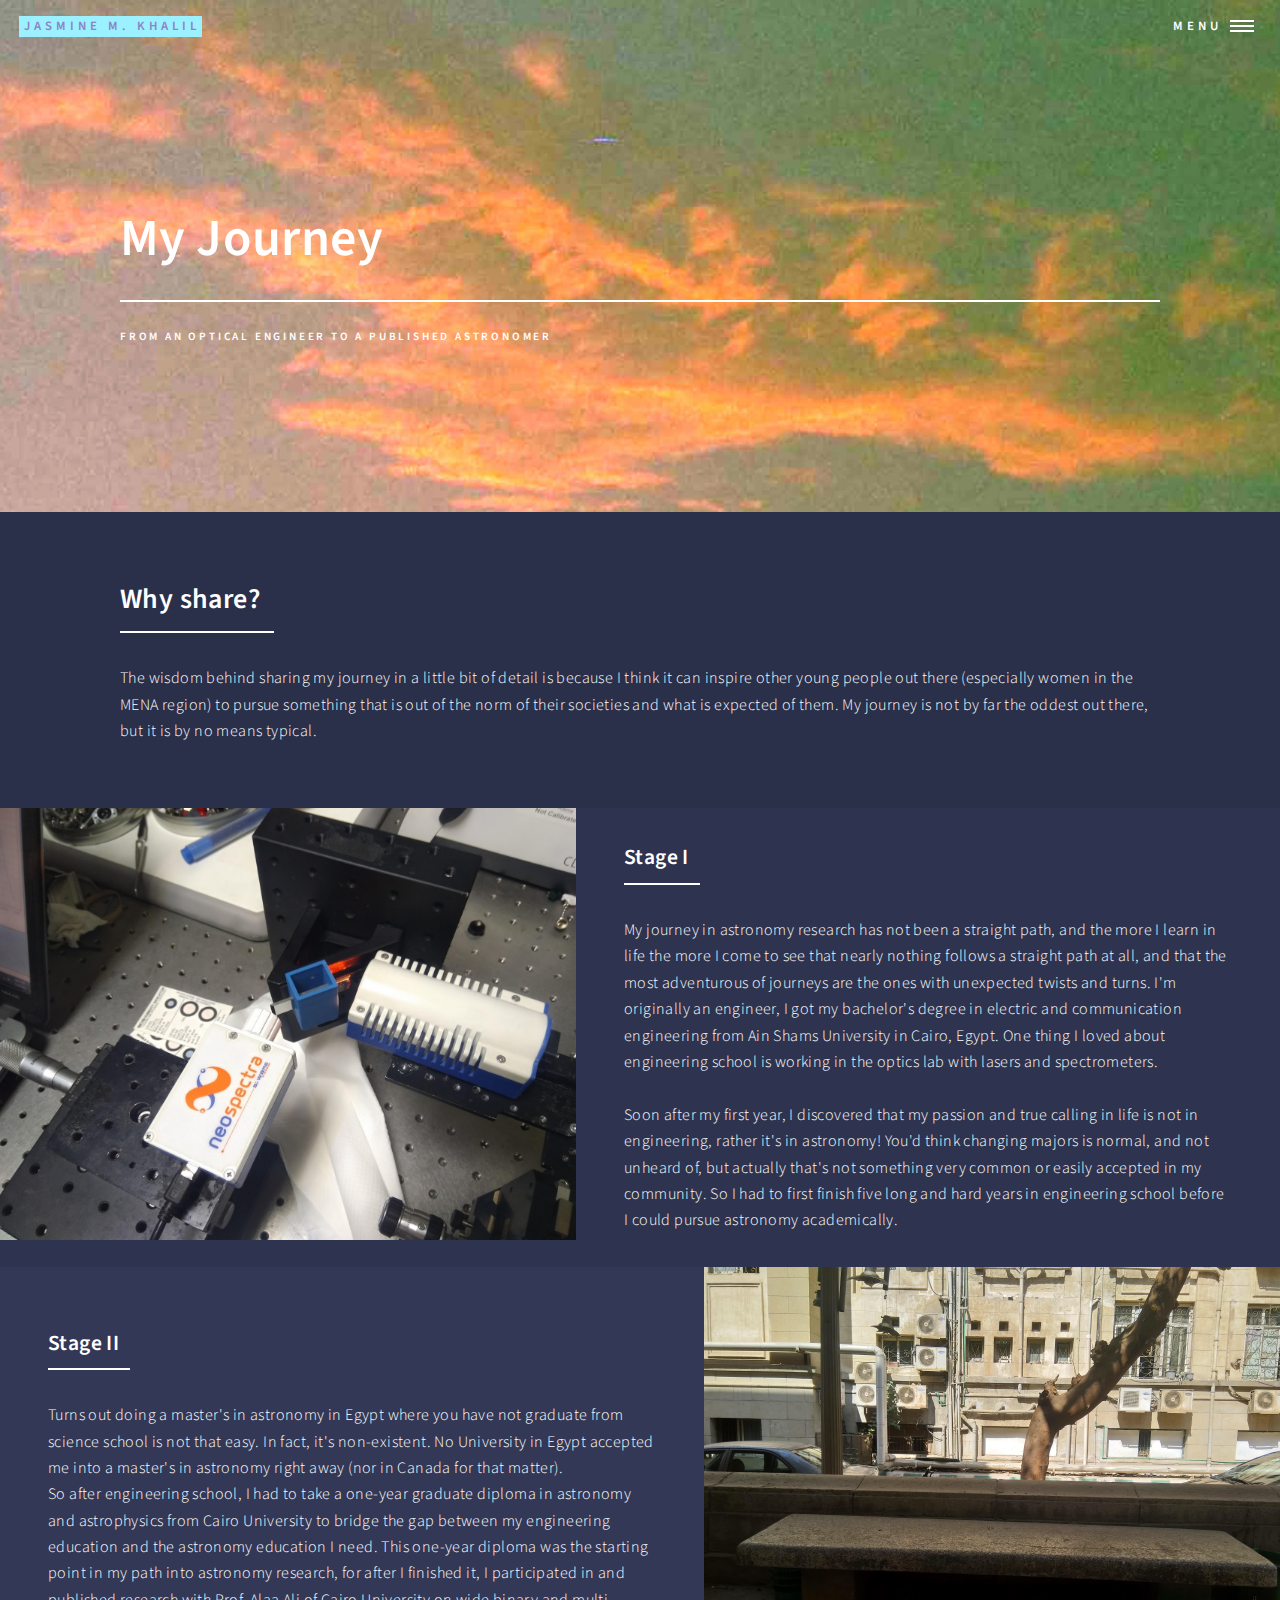
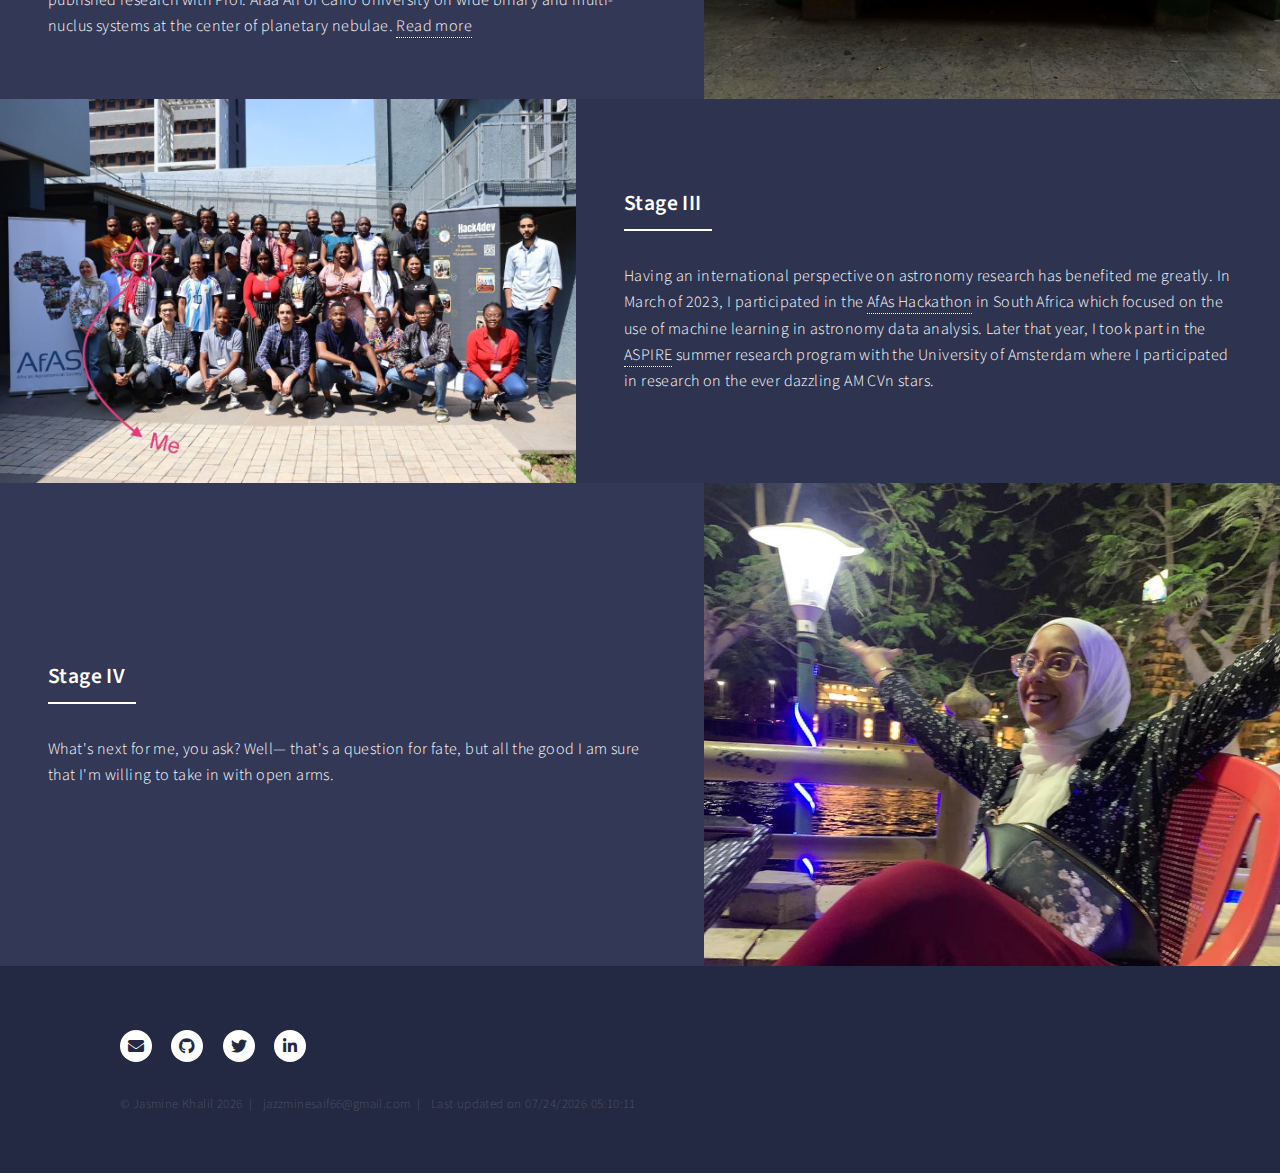
<file: My Journey.html>
<!DOCTYPE HTML>
<!--
	Forty by HTML5 UP
	html5up.net | @ajlkn
	Free for personal and commercial use under the CCA 3.0 license (html5up.net/license)
-->
<html>
	<head>
		<title>My Journey</title>
		<meta charset="utf-8" />
		<meta name="viewport" content="width=device-width, initial-scale=1, user-scalable=no" />
		<link rel="stylesheet" href="assets/css/main.css" />
		<noscript><link rel="stylesheet" href="assets/css/noscript.css" /></noscript>
	</head>
	<body class="is-preload" onload="myFunction()">

		<!-- Wrapper -->
			<div id="wrapper">

				<!-- Header -->
				<!-- Note: The "styleN" class below should match that of the banner element. -->
					<header id="header" class="alt style2">
						<a href="index.html" class="logo"><strong>Jasmine M. Khalil</strong></a>
						<nav>
							<a href="#menu">Menu</a>
						</nav>
					</header>

				<!-- Menu -->
				<nav id="menu">
					<ul class="links">
						<li><a href="index.html">Home</a></li>
						<li><a href="My Religion.html">My Religion</a></li>
						<li><a href="My Journey.html">My Journey</a></li>
						<li><a href="My Research.html">My Research</a></li>
						<li><a href="Poetry.html">Poetry</a></li>
						<li><a href="Useful Links.html">Useful Links</a></li>
						<li><a href="My Writing Career.html">My Writing Career</a></li>
					</ul>
					<ul class="actions stacked">							
						<li><a href="JasmineMKhalilCV.pdf" class="button fit" target="_blank">My CV</a></li>
					</ul>
				</nav>

				<!-- Banner -->
				<!-- Note: The "styleN" class below should match that of the header element. -->
					<section id="banner" class="is-preload" style="background-image: url('images/cloudsfilm.jpg')">
						<div class="inner" >							

							<header class="major" >								
								<h1>My Journey</h1>								 
							
							<div class="content">
								<p>From an optical engineer to a published astronomer</p>							
							</div>
						</header>
						
						</div>
					</section>

				<!-- Main -->
					<div id="main">

						<!-- One -->
							<section id="one">
								<div class="inner">
									<header class="major">
										<h2>Why share?</h2>
									</header>
									<p>
										The wisdom behind sharing my journey in a little bit of detail is because I think it can 
										inspire other young people out there (especially women in the MENA region) to pursue 
										something that is out of the norm of their societies and what is expected of them. My 
										journey is not by far the oddest out there, but it is by no means typical.
										<!-- <p dir="rtl">
									الحكمة من وراء مشاركة قصتي هي انها تبعث الامل بالذات في نساء الوطن العربي للسعي وراء
									شغفهم وليس وراء التوقعات المجمعية ومايريده الاهل وتنص عليه التقاليد. قصتي ليست الاصعب ولا الاروع علي الاطلاق ولكنها بالطبع غير تقليدية. 
									</p> -->
									</p>
								</div>
							</section>

						<!-- Two -->
							<section id="two" class="spotlights">
								<section>
									  <a class="image"> 
										<img src="images/optics.jpeg" alt="" data-position="25% 25%" />
									</a>
									<div class="content">
										<div class="inner">
											<header class="major">
												<h3>Stage I</h3>
											</header>
											<p> 
												My journey in astronomy research has not been a straight path, 
										and the more I learn in life the more I come to see that nearly nothing 
										follows a straight path at all, and that the most adventurous of journeys are 
										the ones with unexpected twists and turns.   
										I'm originally an engineer, I got my bachelor's degree in electric and 
										communication engineering from  
										Ain Shams University in Cairo, Egypt. One thing I loved about engineering school
										is working in the optics lab with lasers and spectrometers. 
										<br> <br>
										Soon after my first year, I discovered that my passion and true 
										calling in life is not in engineering, rather it's in astronomy!
										You'd think changing majors is normal, and not unheard of, but actually 
										that's not something very common or easily accepted in my community.
										So I had to first finish five long and hard years in engineering school
										before I could pursue astronomy academically. 
											</p>
											<!--<ul class="actions">
												<li><a href="generic.html" class="button">Learn more</a></li>
											</ul> -->
										</div>
									</div>
								</section>

								<section>
									 <a class="image"> 
										<img src="images/bench.jpeg" alt="" data-position="25% 25%" />
									</a>
									<div class="content">
										<div class="inner">
											<header class="major">
												<h3>Stage II </h3>
											</header>
											<p> 
												Turns out doing a master's in astronomy in Egypt where you have 
												not graduate from science school is not that easy. In fact, it's 
												non-existent. No University in Egypt accepted me into a master's in astronomy right 
												away (nor in Canada for that matter). 
												<br>
												So after engineering school, I had to 
												take a one-year graduate diploma in astronomy and astrophysics from 
												Cairo University to bridge the gap between my engineering education and the astronomy 
												education I need. This one-year diploma was the starting point in my path 
												into astronomy research, for after I finished it, I participated in 
												and published research with Prof. Alaa Ali of Cairo University on 
												wide binary and multi-nuclus systems at the center of planetary nebulae. 
												<a href="My Research.html" target="_blank">Read more</a>
												<br> 
												<!-- <i>Image on the right is of the bench in front of the astronomy and astrophysics 
													building in Cairo Uni where I sat crying when I first and finally 
												 found out I am eligible to do a diploma in astro.</i> -->
											</p>
											
										</div>
									</div>
								</section>

								<section>
									  <a  class="image"> 
										<img src="images/afas.jpg" alt="" data-position="25% 25%" />
									</a>
									<div class="content">
										<div class="inner">
											<header class="major">
												<h3>Stage III</h3>
											</header>
											<p>
												Having an international perspective on astronomy research has benefited me greatly. 
												In March of 2023, I participated in the 
												<a href="https://www.africanastronomicalsociety.org/afas-dara-big-data-hackathon/" target="_blank">
													AfAs Hackathon</a>
												 
												 in South Africa which focused on the use of machine learning in astronomy data analysis. 
												 Later that year, I took part in the 
												 <a href="https://aspire.science.uva.nl/" target="_blank">ASPIRE</a>
												  summer research program with the 
												 University of Amsterdam where I participated in research on the ever dazzling AM CVn stars. 
												  
											</p>
											  
										</div>
									</div>
								</section>

								<section>
									  <a class="image"> 
										<img src="images/aspiring.jpeg" alt="" data-position="25% 25%" />
									</a>
									<div class="content">
										<div class="inner">
											<header class="major">
												<h3>Stage IV</h3>
											</header>
											<p>
												What's next for me, you ask? Well— that's a question for fate, but all
												the good I am sure that I'm willing to take in with open arms.
											</p>
											  
										</div>
									</div>
								</section>

							</section>

						<!-- Three -->
							<!-- <section id="three">
								<div class="inner">
									<header class="major">
										<h2>Massa libero</h2>
									</header>
									<p>Nullam et orci eu lorem consequat tincidunt vivamus et sagittis libero. Mauris aliquet magna magna sed nunc rhoncus pharetra. Pellentesque condimentum sem. In efficitur ligula tate urna. Maecenas laoreet massa vel lacinia pellentesque lorem ipsum dolor. Nullam et orci eu lorem consequat tincidunt. Vivamus et sagittis libero. Mauris aliquet magna magna sed nunc rhoncus amet pharetra et feugiat tempus.</p>
									<ul class="actions">
										<li><a href="generic.html" class="button next">Get Started</a></li>
									</ul>
								</div>
							</section> -->

					</div>

				 
				<!-- Footer -->
					<footer id="footer">
						<div class="inner">
							<ul class="icons">
								<li><a href="mailto:jazzminesaif66@gmail.com" class="icon solid alt fa-envelope" target="_blank"><span class="label">E-mail</span></a></li>
								<li><a href="https://github.com/jasminekhal" class="icon brands alt fa-github" target="_blank"><span class="label">GitHub</span></a></li>
								<li><a href="https://twitter.com/AstroJasmine_" class="icon brands alt fa-twitter" target="_blank"><span class="label">Twitter</span></a></li>								
								<li><a href="https://www.linkedin.com/in/jasmine-saif-astronoywriter910/" class="icon brands alt fa-linkedin-in" target="_blank"><span class="label">LinkedIn</span></a></li>
							</ul>
							<ul class="copyright">
								<li>&copy; Jasmine Khalil <script>document.write(new Date().getFullYear())</script> &nbsp;| &nbsp; jazzminesaif66@gmail.com 
								&nbsp;| &nbsp; Last updated on <span id="demo"></span>
							</li> 

							</ul>
						</div>
					</footer>

			</div>
			

		<!-- Scripts -->
		<script>
			function myFunction() {
			  var x = document.lastModified;
			  document.getElementById("demo").innerHTML = x;
			}
		  </script>
			<script src="assets/js/jquery.min.js"></script>
			<script src="assets/js/jquery.scrolly.min.js"></script>
			<script src="assets/js/jquery.scrollex.min.js"></script>
			<script src="assets/js/browser.min.js"></script>
			<script src="assets/js/breakpoints.min.js"></script>
			<script src="assets/js/util.js"></script>
			<script src="assets/js/main.js"></script>

	</body>
</html>
</file>
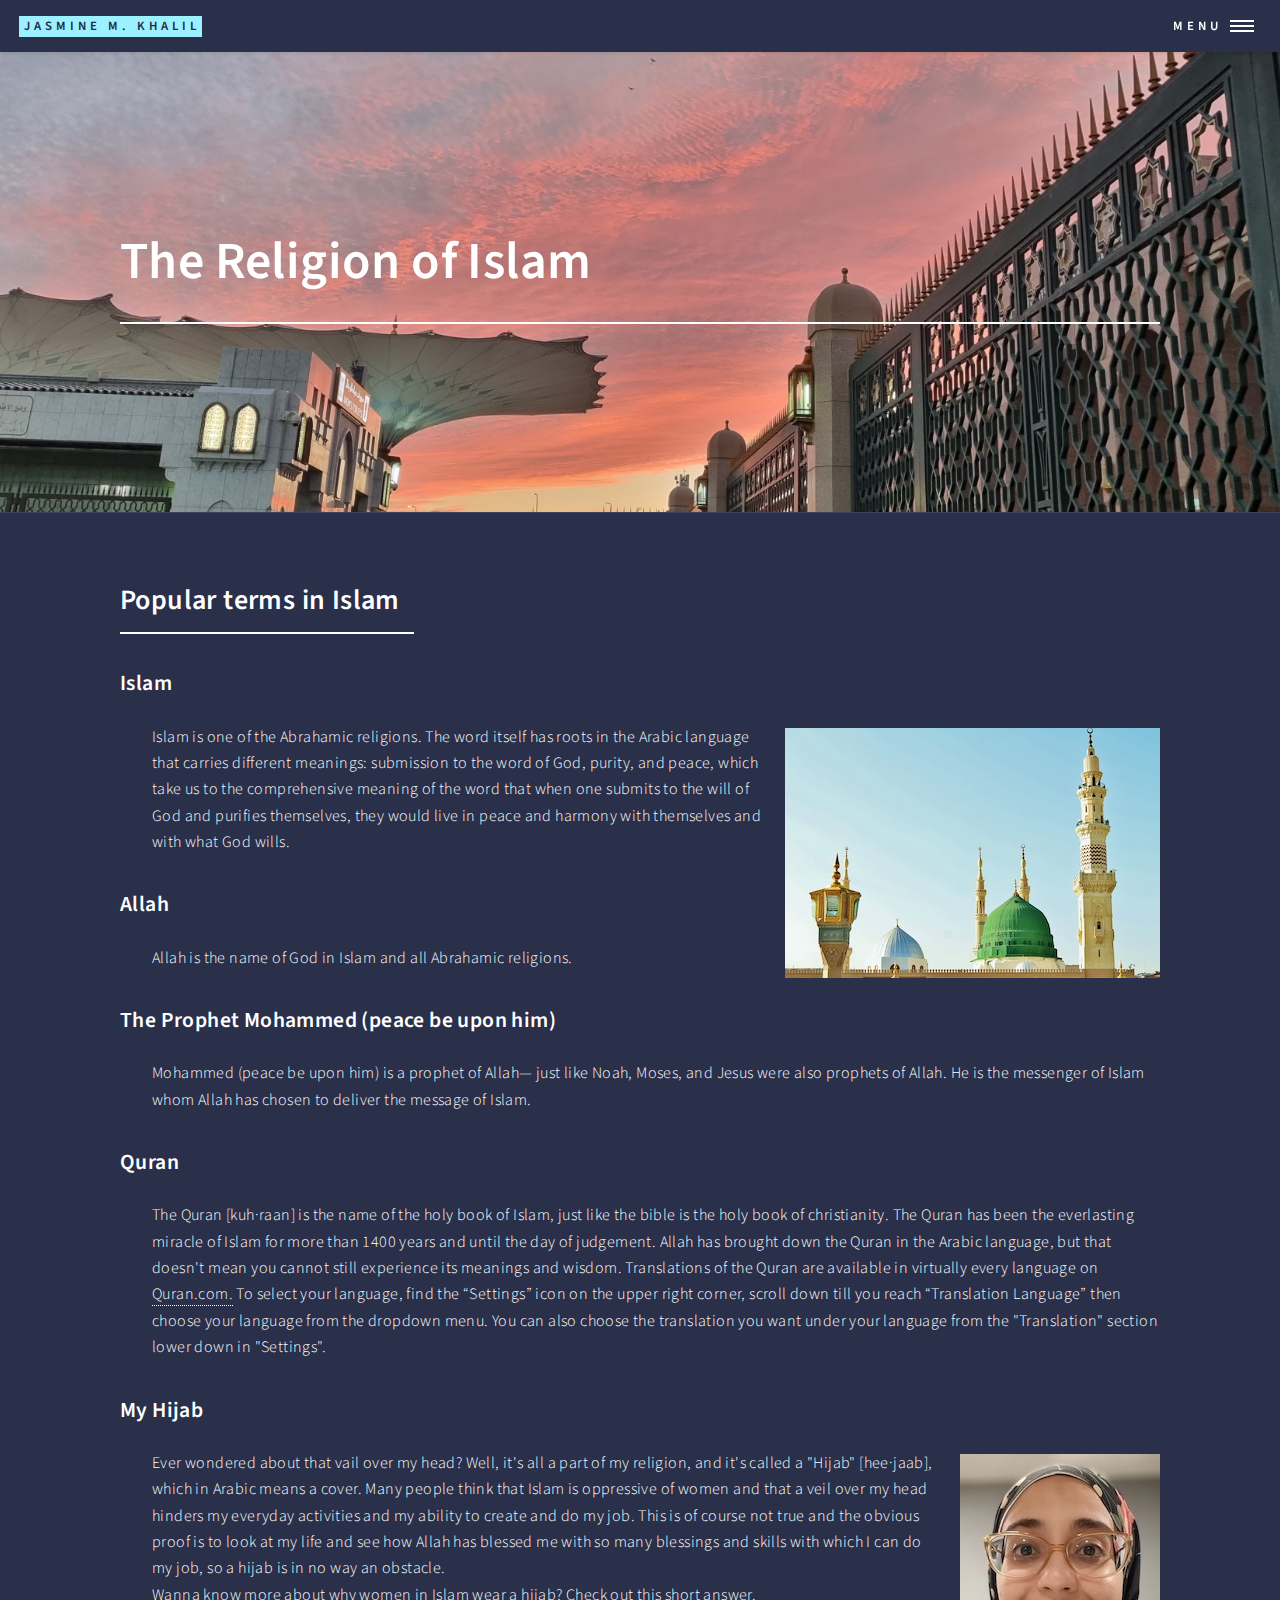
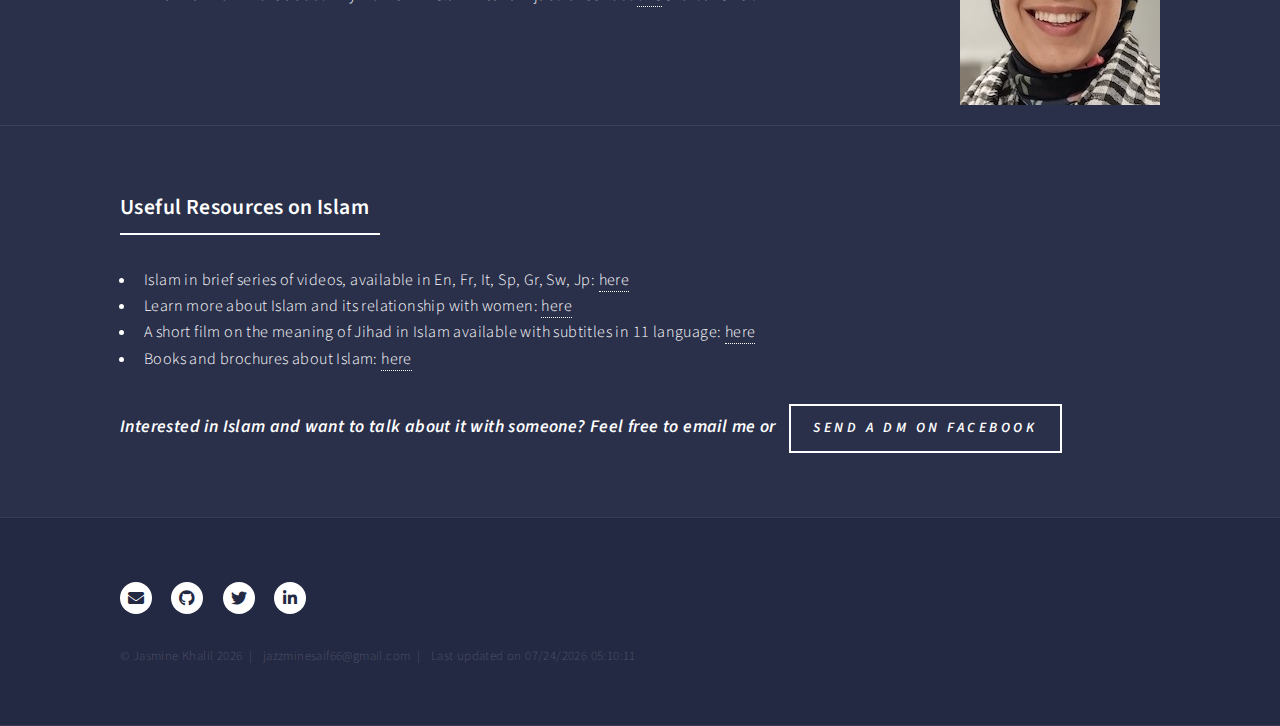
<file: My Religion.html>
<!DOCTYPE HTML>
<!--
	Forty by HTML5 UP
	html5up.net | @ajlkn
	Free for personal and commercial use under the CCA 3.0 license (html5up.net/license)
-->
<html>
	<head>
		<title>My Religion</title>
		<meta charset="utf-8" />
		<meta name="viewport" content="width=device-width, initial-scale=1, user-scalable=no" />
		<link rel="stylesheet" href="assets/css/main.css" />
		<noscript><link rel="stylesheet" href="assets/css/noscript.css" /></noscript>
	</head>
	<body class="is-preload" onload="myFunction()">

		<!-- Wrapper -->
			<div id="wrapper">

				<!-- Header -->
					<header id="header">
						<a href="index.html" class="logo"><strong>Jasmine M. Khalil</strong></a>
						<nav>
							<a href="#menu">Menu</a>
						</nav>
					</header>

				<!-- Menu -->
				<nav id="menu">
					<ul class="links">
						<li><a href="index.html">Home</a></li>
						<li><a href="My Religion.html">My Religion</a></li>
						<li><a href="My Journey.html">My Journey</a></li>
						<li><a href="My Research.html">My Research</a></li>
						<li><a href="Poetry.html">Poetry</a></li>
						<li><a href="Useful Links.html">Useful Links</a></li>
						<li><a href="My Writing Career.html">My Writing Career</a></li>
					</ul>
					<ul class="actions stacked">							
						<li><a href="JasmineMKhalilCV.pdf" class="button fit" target="_blank">My CV</a></li>
					</ul>
				</nav>


					<!-- Banner -->
					<div id="main" class="alt"> 
					<section id="banner" class="is-preload" style="background-image: url('images/Madinah.jpeg')">
						<div class="inner" >							

							<header class="major" >								
								<h1>The Religion of Islam</h1>								 
							
							<!-- <div class="content">
								<p>blaaaaa</p>							
							</div> -->
						</header>
						
						</div>
					</section>

				<!-- Main -->
				<div id="main">

						<!-- One -->
							<section id="one" >
								<div class="inner">
									<header class="major"><h2>  Popular terms in Islam</h2> </header>
													<dl>
														<h3><dt>Islam</dt></h3>
														<dd>
															<p>
																<span class="image right"><img src="images/prophetmosque.jpeg" alt="" /></span>
																Islam is one of the Abrahamic religions. The word itself has 
																roots in the Arabic language that carries different meanings: submission 
																to the word of God, purity, and peace, which take us to the comprehensive 
																meaning of the word that when one submits to the will of God and purifies 
																themselves, they would live in peace and harmony with themselves and with what 
																God wills.
																	</p>
														</dd>

														<h3><dt>Allah</dt></h3>
														<dd>
															<p>Allah is the name of God in Islam and all Abrahamic religions. </p>
														</dd>

														<h3><dt>The Prophet Mohammed (peace be upon him)</dt></h3>
														<dd>
															<p>Mohammed (peace be upon him) is a prophet of Allah—
															just like Noah, Moses, and Jesus were also prophets of Allah. 
															He is the messenger of Islam whom Allah has chosen to deliver the message 
															of Islam.
															 </p>
														</dd>


														<h3><dt>Quran</dt></h3>
														<dd>
															<p>The Quran [kuh·raan] is the name of the holy book of Islam, just like the bible 
																is the holy book of christianity. The Quran has been the everlasting miracle of 
																Islam for more than 1400 years and until the day of judgement.
																Allah has brought down the Quran in the Arabic language, but that doesn't 
																mean you cannot still experience its meanings and wisdom. Translations 
																of the Quran are available in virtually every language on 
																<a href="https://quran.com/" target="_blank">Quran.com.</a>
																 To select your language, find the “Settings” icon on 
																the upper right corner, scroll down till you reach “Translation Language” then 
																choose your language from the dropdown menu. You can also choose the translation you want 
																under your language from the "Translation" section lower down in "Settings".
															 </p>
														</dd>	
														
														<h3><dt>My Hijab</dt></h3>
														<dd>
															<p><span class="image right"><img src="images/MyHijab.jpeg" alt="" /></span>
																Ever wondered about that vail over my head? Well, 
																it's all a part of my religion, and it's called a "Hijab" [hee·jaab], 
																which in Arabic means a cover. Many people think that Islam 
																is oppressive of women and that a veil over my head hinders my everyday 
																activities and my ability to create and do my job. This is of course 
																not true and the obvious proof is to look at my life and see how Allah 
																has blessed me with so 
																many blessings and skills with which I can do my job, so a hijab 
																is in no way an obstacle. <br> Wanna know more about why women in Islam wear a hijab?
																Check out <a href="https://www.alislam.org/question/concept-of-veil-hijab-islam/" 
																 target="_blank">this</a> short answer. <br><br><br>
															</p>
														</dd>	

													</dl>													 
								</div>
								</section>								
								 
									<!-- links -->
									<section id="one">
										<div class="inner">
										<header class="major"> <h3> Useful Resources on Islam </h3> </header>
										<p> 
											<ul>
												<li> Islam in brief series of videos, available in En, Fr, It, Sp, Gr, Sw, Jp:
													<a href="https://www.youtube.com/user/Islaminbrief" target="_blank">here</a>											
												</li>

												<li> Learn more about Islam and its relationship with women:
													<a href="https://www.youtube.com/@Islaminwomen" target="_blank">here</a>											
												</li>

												<li> A short film on the meaning of Jihad in Islam available with subtitles in 11 language:
													<a href="https://www.youtube.com/@JihadonTerrorism" target="_blank">here</a>											
												</li>

												<li> Books and brochures about Islam:
													<a href="https://explore-islam.com/ebooks/" target="_blank">here</a>											
												</li>
											</ul>					
							
										</p>
										<p>
											<h4><i>Interested in Islam and want to talk about it with someone? Feel free to email me or  &nbsp;
												<a href="https://web.facebook.com/Ahlan.Explore/?_rdc=1&_rdr" target="_blank" class="button Default">Send a DM on Facebook</a>
											</i></h4>
											
										</p>
									</div>
									</section>
									
								
				</div>
				<!-- Footer -->
				<footer id="footer">
					<div class="inner">
						<ul class="icons">
							<li><a href="mailto:jazzminesaif66@gmail.com" class="icon solid alt fa-envelope" target="_blank"><span class="label">E-mail</span></a></li>
							<li><a href="https://github.com/jasminekhal" class="icon brands alt fa-github" target="_blank"><span class="label">GitHub</span></a></li>
							<li><a href="https://twitter.com/AstroJasmine_" class="icon brands alt fa-twitter" target="_blank"><span class="label">Twitter</span></a></li>								
							<li><a href="https://www.linkedin.com/in/jasmine-saif-astronoywriter910/" class="icon brands alt fa-linkedin-in" target="_blank"><span class="label">LinkedIn</span></a></li>
						</ul>
						<ul class="copyright">
							<li>&copy; Jasmine Khalil <script>document.write(new Date().getFullYear())</script> &nbsp;| &nbsp; jazzminesaif66@gmail.com 
								&nbsp;| &nbsp; Last updated on <span id="demo"></span>
							</li> 
						</ul>
					</div>
				</footer>

			</div>

		<!-- Scripts -->
		<script>
			function myFunction() {
			  var x = document.lastModified;
			  document.getElementById("demo").innerHTML = x;
			}
		  </script>

			<script src="assets/js/jquery.min.js"></script>
			<script src="assets/js/jquery.scrolly.min.js"></script>
			<script src="assets/js/jquery.scrollex.min.js"></script>
			<script src="assets/js/browser.min.js"></script>
			<script src="assets/js/breakpoints.min.js"></script>
			<script src="assets/js/util.js"></script>
			<script src="assets/js/main.js"></script>

	</body>
</html>
</file>
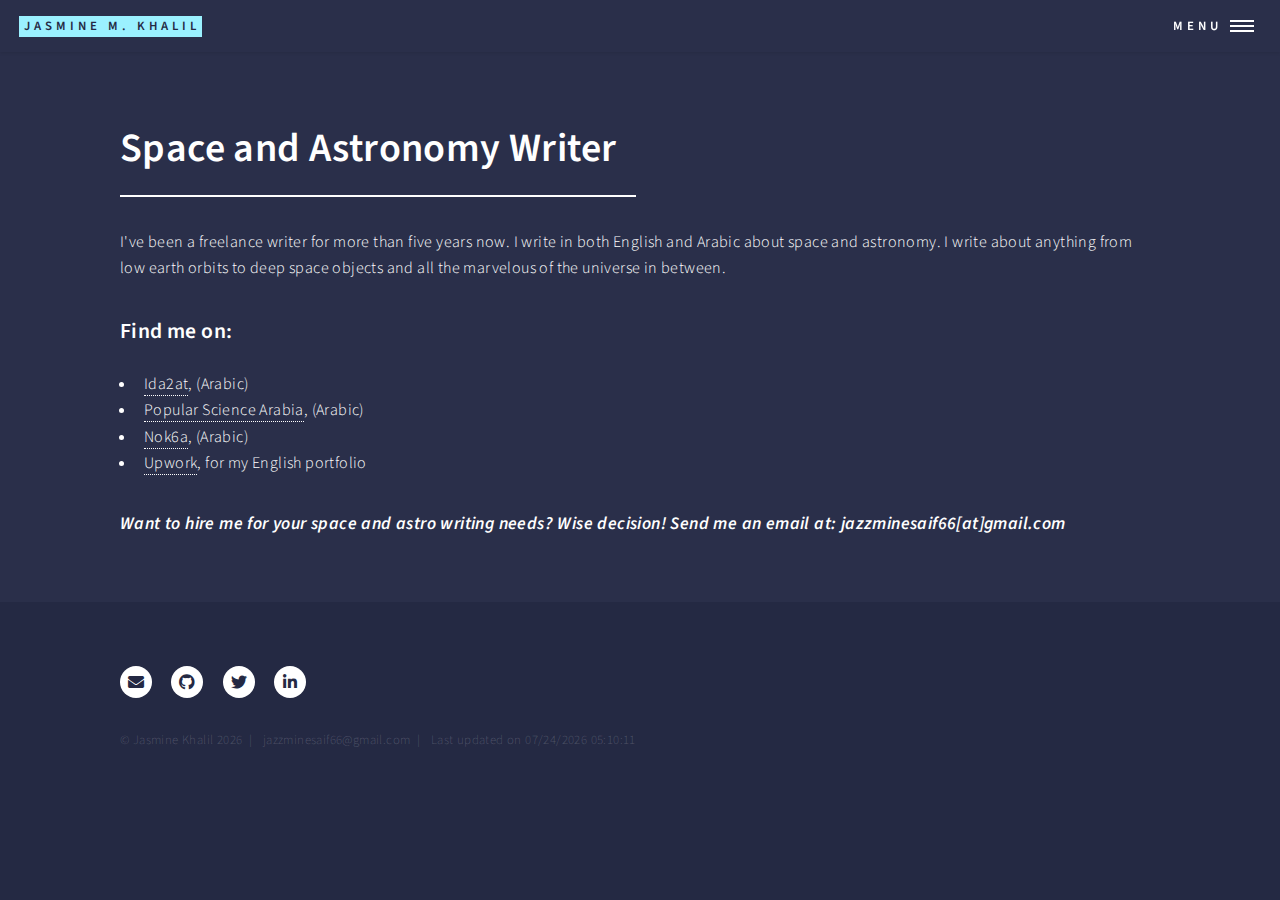
<file: My Writing Career.html>
<!DOCTYPE HTML>
<!--
	Forty by HTML5 UP
	html5up.net | @ajlkn
	Free for personal and commercial use under the CCA 3.0 license (html5up.net/license)
-->
<html>
	<head>
		<link rel="apple-touch-icon" sizes="180x180" href="/apple-touch-icon.png">
		<link rel="icon" type="image/png" sizes="32x32" href="/favicon-32x32.png">
		<link rel="icon" type="image/png" sizes="16x16" href="/favicon-16x16.png">
		<link rel="manifest" href="/site.webmanifest">
		<title>My Writing Career</title>
		<meta charset="utf-8" />
		<meta name="viewport" content="width=device-width, initial-scale=1, user-scalable=no" />
		<link rel="stylesheet" href="assets/css/main.css" />
		<noscript><link rel="stylesheet" href="assets/css/noscript.css" /></noscript>
	</head>
	<body class="is-preload" onload="myFunction()">

		<!-- Wrapper -->
			<div id="wrapper">

				<!-- Header -->
					<header id="header">
						<a href="index.html" class="logo"><strong>Jasmine M. Khalil</strong></a>
						<nav>
							<a href="#menu">Menu</a>
						</nav>
					</header>

				<!-- Menu -->
				<nav id="menu">
					<ul class="links">
						<li><a href="index.html">Home</a></li>
						<li><a href="My Religion.html">My Religion</a></li>
						<li><a href="My Journey.html">My Journey</a></li>
						<li><a href="My Research.html">My Research</a></li>
						<li><a href="Poetry.html">Poetry</a></li>
						<li><a href="Useful Links.html">Useful Links</a></li>
						<li><a href="My Writing Career.html">My Writing Career</a></li>
					</ul>
					<ul class="actions stacked">							
						<li><a href="JasmineMKhalilCV.pdf" class="button fit" target="_blank">My CV</a></li>
					</ul>
				</nav>

				<!-- Banner -->
					<!-- <section id="banner" class="is-preload" style="background-image: url('images/cloudsfilm.jpg')">
						<div class="inner" >							

							<header class="major" >								
								<h1>Freelancing</h1>								 
							</header>
						
						</div>
					</section> -->

				<!-- Main -->
					<div id="main">
								<!-- One -->
							<section id="one">
								<div class="inner">
									<header class="major">
										<h1>Space and Astronomy Writer </h1>
									</header>
									 <p>
										I've been a freelance writer for more than five years now. 
										I write in both English and Arabic about space and astronomy. I write about anything from
										low earth orbits to deep space objects and all the marvelous of the universe in between.					 
										
									 </p>
		
									<p> <h3> Find me on: </h3>

										<ul>
											<li> <a href="https://www.ida2at.com/author/jasmine-saif/" target="_blank">Ida2at</a>, (Arabic)											
											</li>

											<li> <a href="https://popsciarabia.com/person/%D9%8A%D8%A7%D8%B3%D9%85%D9%8A%D9%86-%D8%B3%D9%8A%D9%81/" 
												target="_blank">Popular Science Arabia</a>, (Arabic)											
											</li>

											<li><a href="https://www.nok6a.net/author/jasmine_saif/" target="_blank">Nok6a</a>, (Arabic)											
											</li>

											<li><a href="https://www.upwork.com/freelancers/~01e73ee80a7763d341?viewMode=1" target="_blank">
													Upwork</a>, for my English portfolio											
											</li>

											
										</ul>					
						
									</p>								 
									<p>
										<h4><i>Want to hire me for your space and astro writing needs?
											Wise decision! Send me an email at: jazzminesaif66[at]gmail.com
										</i></h4>
										
									</p>									

								</div>								
							</section>
							

										


					</div>
					 

				<!-- Footer -->
				<footer id="footer">
					<div class="inner">
						<ul class="icons">
							<li><a href="mailto:jazzminesaif66@gmail.com" class="icon solid alt fa-envelope" target="_blank"><span class="label">E-mail</span></a></li>
							<li><a href="https://github.com/jasminekhal" class="icon brands alt fa-github" target="_blank"><span class="label">GitHub</span></a></li>
							<li><a href="https://twitter.com/AstroJasmine_" class="icon brands alt fa-twitter" target="_blank"><span class="label">Twitter</span></a></li>								
							<li><a href="https://www.linkedin.com/in/jasmine-saif-astronoywriter910/" class="icon brands alt fa-linkedin-in" target="_blank"><span class="label">LinkedIn</span></a></li>
						</ul>
						<ul class="copyright">
							<li>&copy; Jasmine Khalil <script>document.write(new Date().getFullYear())</script> &nbsp;| &nbsp; jazzminesaif66@gmail.com 
								&nbsp;| &nbsp; Last updated on <span id="demo"></span>
							</li> 
						</ul>
					</div>
				</footer>

			</div>

		<!-- Scripts -->
		<script>
			function myFunction() {
			  var x = document.lastModified;
			  document.getElementById("demo").innerHTML = x;
			}
		  </script>
			<script src="assets/js/jquery.min.js"></script>
			<script src="assets/js/jquery.scrolly.min.js"></script>
			<script src="assets/js/jquery.scrollex.min.js"></script>
			<script src="assets/js/browser.min.js"></script>
			<script src="assets/js/breakpoints.min.js"></script>
			<script src="assets/js/util.js"></script>
			<script src="assets/js/main.js"></script>

	</body>
</html>
</file>
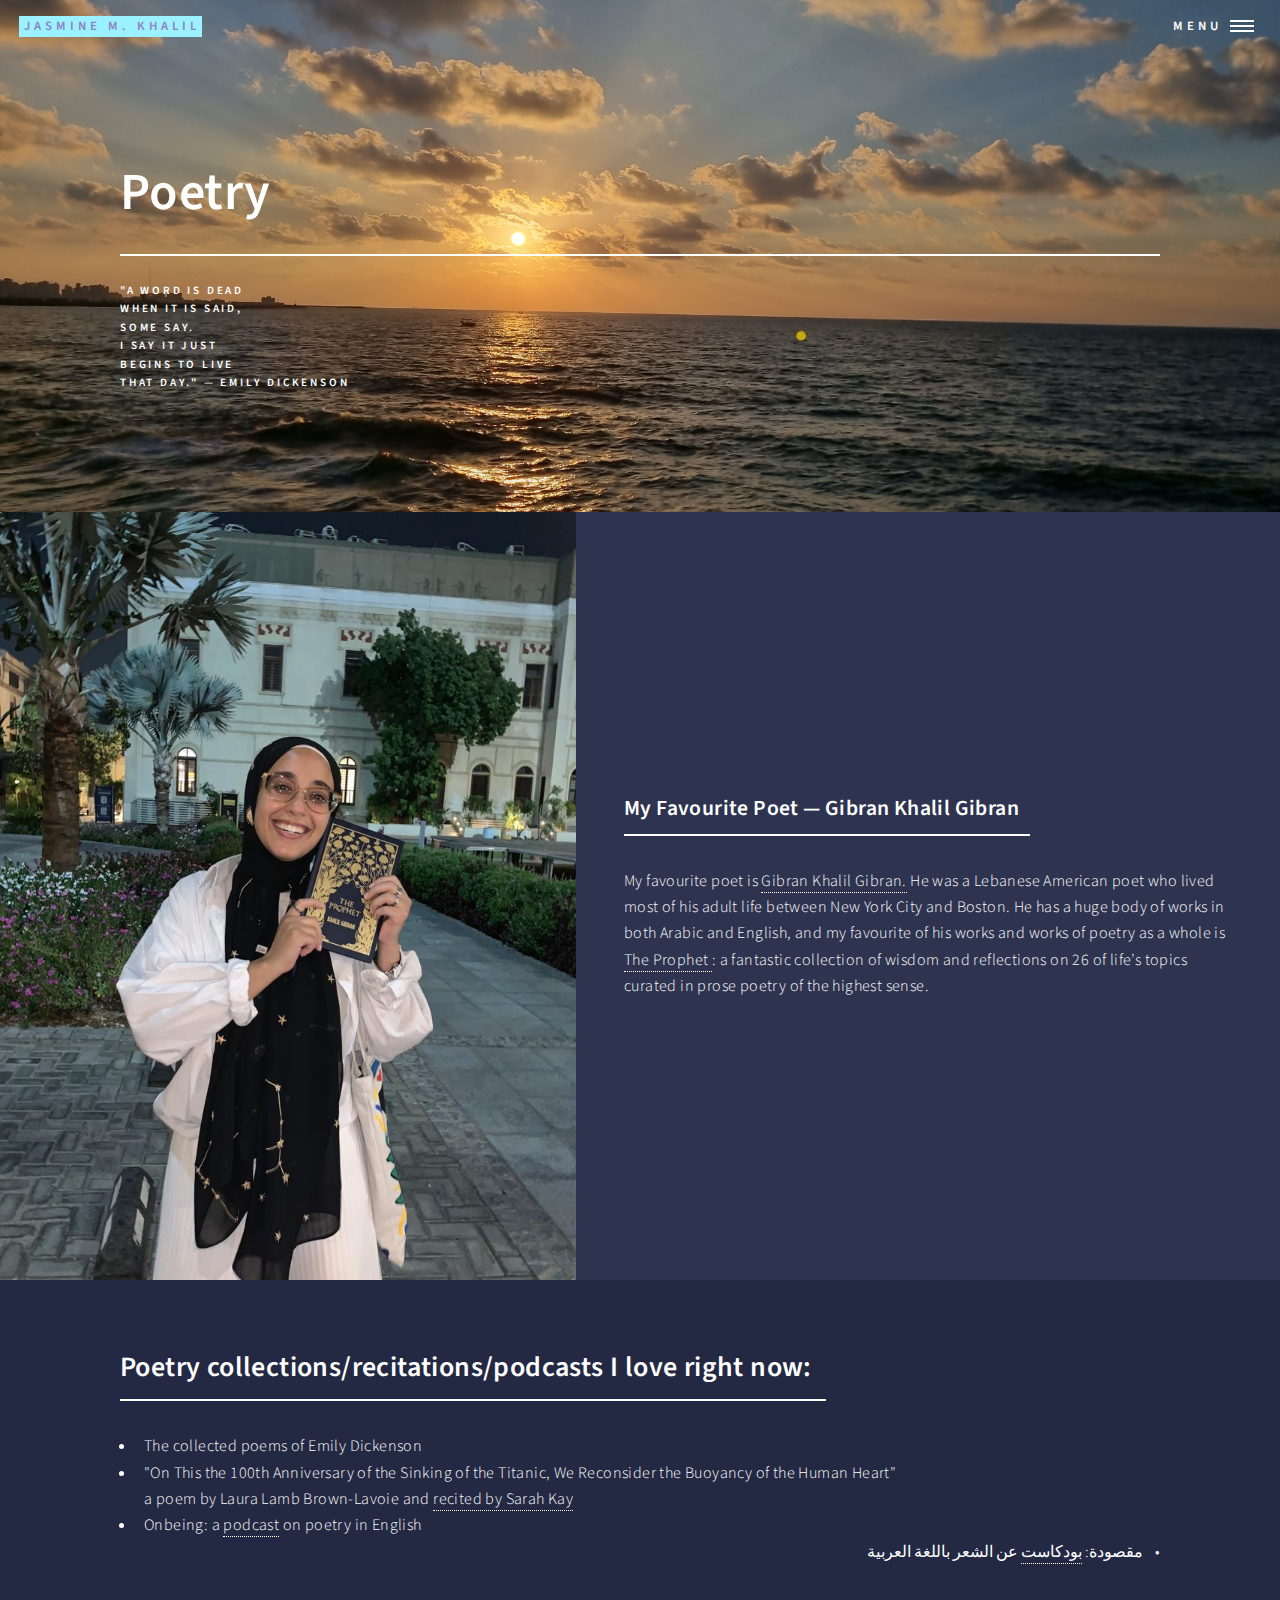
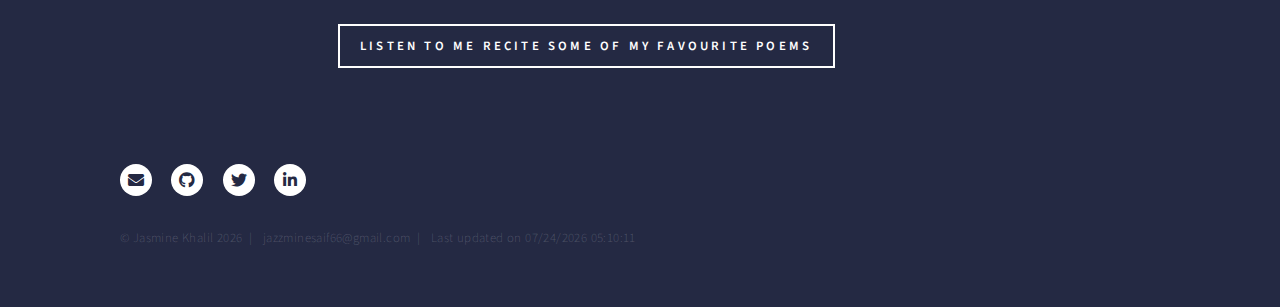
<file: Poetry.html>
<!DOCTYPE HTML>
<!--
	Forty by HTML5 UP
	html5up.net | @ajlkn
	Free for personal and commercial use under the CCA 3.0 license (html5up.net/license)
-->
<html>
	<head>
		<link rel="apple-touch-icon" sizes="180x180" href="/apple-touch-icon.png">
		<link rel="icon" type="image/png" sizes="32x32" href="/favicon-32x32.png">
		<link rel="icon" type="image/png" sizes="16x16" href="/favicon-16x16.png">
		<link rel="manifest" href="/site.webmanifest">
		<title>Poetry</title>
		<meta charset="utf-8" />
		<meta name="viewport" content="width=device-width, initial-scale=1, user-scalable=no" />
		<link rel="stylesheet" href="assets/css/main.css" />
		<noscript><link rel="stylesheet" href="assets/css/noscript.css" /></noscript>
	</head>
	<body class="is-preload" onload="myFunction()">

		<!-- Wrapper -->
			<div id="wrapper">

				<!-- Header -->
				<!-- Note: The "styleN" class below should match that of the banner element. -->
					<header id="header" class="alt style2">
						<a href="index.html" class="logo"><strong>Jasmine M. Khalil</strong></a>
						<nav>
							<a href="#menu">Menu</a>
						</nav>
					</header>

				<!-- Menu -->
				<nav id="menu">
					<ul class="links">
						<li><a href="index.html">Home</a></li>
						<li><a href="My Religion.html">My Religion</a></li>
						<li><a href="My Journey.html">My Journey</a></li>
						<li><a href="My Research.html">My Research</a></li>
						<li><a href="Poetry.html">Poetry</a></li>
						<li><a href="Useful Links.html">Useful Links</a></li>
						<li><a href="My Writing Career.html">My Writing Career</a></li>
					</ul>
					<ul class="actions stacked">							
						<li><a href="Jasmine_Khalil_CV_updated.pdf" class="button fit" target="_blank">My CV</a></li>
					</ul>
				</nav>

				<!-- Banner -->
				<!-- Note: The "styleN" class below should match that of the header element. -->
					<section id="banner" class="is-preload" style="background-image: url('images/lightonsea.jpeg')">
						<div class="inner" >							

							<header class="major" >								
								<h1>Poetry</h1>								 
							
							<div class="content">
								<p>
									"A word is dead <br>
									When it is said,<br>
									Some say.<br>
									I say it just<br>
									Begins to live<br>
									That day." — Emily Dickenson									
								</p>							
							</div>
						</header>
						
						</div>
					</section>

				<!-- Main -->
					<div id="main">
						
						<!-- Two -->
							<section id="two" class= "spotlights">
								<section>
									  <a class="image"> 
											<img src="images/jas&Gibran.jpeg" alt="" data-position = "top center" />
										 
									</a>
									<div class="content">
										<div class="inner">
											<header class="major">
												<h3>My Favourite Poet — Gibran Khalil Gibran</h3>
											</header>
											<p> 
												My favourite poet is <a href="http://www.gibrankhalilgibran.org/AboutGebran/Biography/" target="_blank">
													Gibran Khalil Gibran.</a> 
												He was a Lebanese American poet 
												who lived most of his adult life between New York City and Boston. He has a huge 
												body of works in both Arabic and English, and my favourite of his works and works 
												of poetry as a whole is <a href="https://www.kahlilgibran.com/the-prophet/about-book.html" target="_blank">
													The Prophet
												</a> 
												: a fantastic collection of wisdom and reflections 
												on 26 of life’s topics curated in prose poetry of the highest sense. 
											</p>
											
										</div>
									</div>
								</section>
							</section>
				</div>

						<!-- One -->
						<section id="one">
							<div class="inner">
								<header class="major">
									<h2>Poetry collections/recitations/podcasts I love right now:</h2>
								</header>
								<ul>
									<li> The collected poems of Emily Dickenson
									
									</li>

									<li>"On This the 100th Anniversary of the Sinking of the Titanic, 
										We Reconsider the Buoyancy of the Human Heart" <br> a poem by Laura Lamb Brown-Lavoie and 							 
										<a href="https://www.youtube.com/watch?v=Z-TDMDSerNE&ab_channel=OursPoetica" 
										target="_blank">recited by Sarah Kay</a>
									
									</li>

									<li> Onbeing: 						 
										a <a href="https://onbeing.org/series/podcast/" 
										target="_blank">podcast</a> on poetry in English	
									
									</li>
									
									 <p dir="rtl">											
										•&nbsp;&nbsp;&nbsp;&nbsp;مقصودة: <a dir="rtl" href="https://www.sowt.com/ar/podcast/maqsouda" 
										target="_blank">بودكاست</a>  
										عن الشعر باللغة العربية
									</p> 
									
								</ul>		
								<br>
								&nbsp; &nbsp;&nbsp; &nbsp;&nbsp; &nbsp;&nbsp; &nbsp;&nbsp; &nbsp;&nbsp; &nbsp;&nbsp; &nbsp;&nbsp; &nbsp;
									&nbsp; &nbsp;&nbsp; &nbsp;&nbsp; &nbsp;&nbsp; &nbsp;&nbsp; &nbsp;&nbsp; &nbsp;&nbsp; &nbsp;
									&nbsp;&nbsp; &nbsp;&nbsp;&nbsp; &nbsp;&nbsp;&nbsp; &nbsp;&nbsp;&nbsp; &nbsp;
									 <a href="https://twitter.com/AstroJasmine_/status/1676774662422818817?ref_src=twsrc%5Etfw%7Ctwcamp%5Etweetembed%7Ctwterm%5E1676774662422818817%7Ctwgr%5Efd40c867b1e908db2dfcde1d10201cb0cb6be625%7Ctwcon%5Es1_&ref_url=http://127.0.0.1:5500/Poetry.html" 
										target="_blank"	class="button Default">Listen to me recite some of my favourite poems</a>


							</div>
						</section>
				 
				<!-- Footer -->
					<footer id="footer">
						<div class="inner">
							<ul class="icons">
								<li><a href="mailto:jazzminesaif66@gmail.com" class="icon solid alt fa-envelope" target="_blank"><span class="label">E-mail</span></a></li>
								<li><a href="https://github.com/jasminekhal" class="icon brands alt fa-github" target="_blank"><span class="label">GitHub</span></a></li>
								<li><a href="https://twitter.com/AstroJasmine_" class="icon brands alt fa-twitter" target="_blank"><span class="label">Twitter</span></a></li>								
								<li><a href="https://www.linkedin.com/in/jasmine-saif-astronoywriter910/" class="icon brands alt fa-linkedin-in" target="_blank"><span class="label">LinkedIn</span></a></li>
							</ul>
							<ul class="copyright">
								<li>&copy; Jasmine Khalil <script>document.write(new Date().getFullYear())</script> &nbsp;| &nbsp; jazzminesaif66@gmail.com 
								&nbsp;| &nbsp; Last updated on <span id="demo"></span>
							</li> 

							</ul>
						</div>
					</footer>

			</div>
			

		<!-- Scripts -->
		<script>
			function myFunction() {
			  var x = document.lastModified;
			  document.getElementById("demo").innerHTML = x;
			}
		  </script>
			<script src="assets/js/jquery.min.js"></script>
			<script src="assets/js/jquery.scrolly.min.js"></script>
			<script src="assets/js/jquery.scrollex.min.js"></script>
			<script src="assets/js/browser.min.js"></script>
			<script src="assets/js/breakpoints.min.js"></script>
			<script src="assets/js/util.js"></script>
			<script src="assets/js/main.js"></script>

	</body>
</html>
</file>
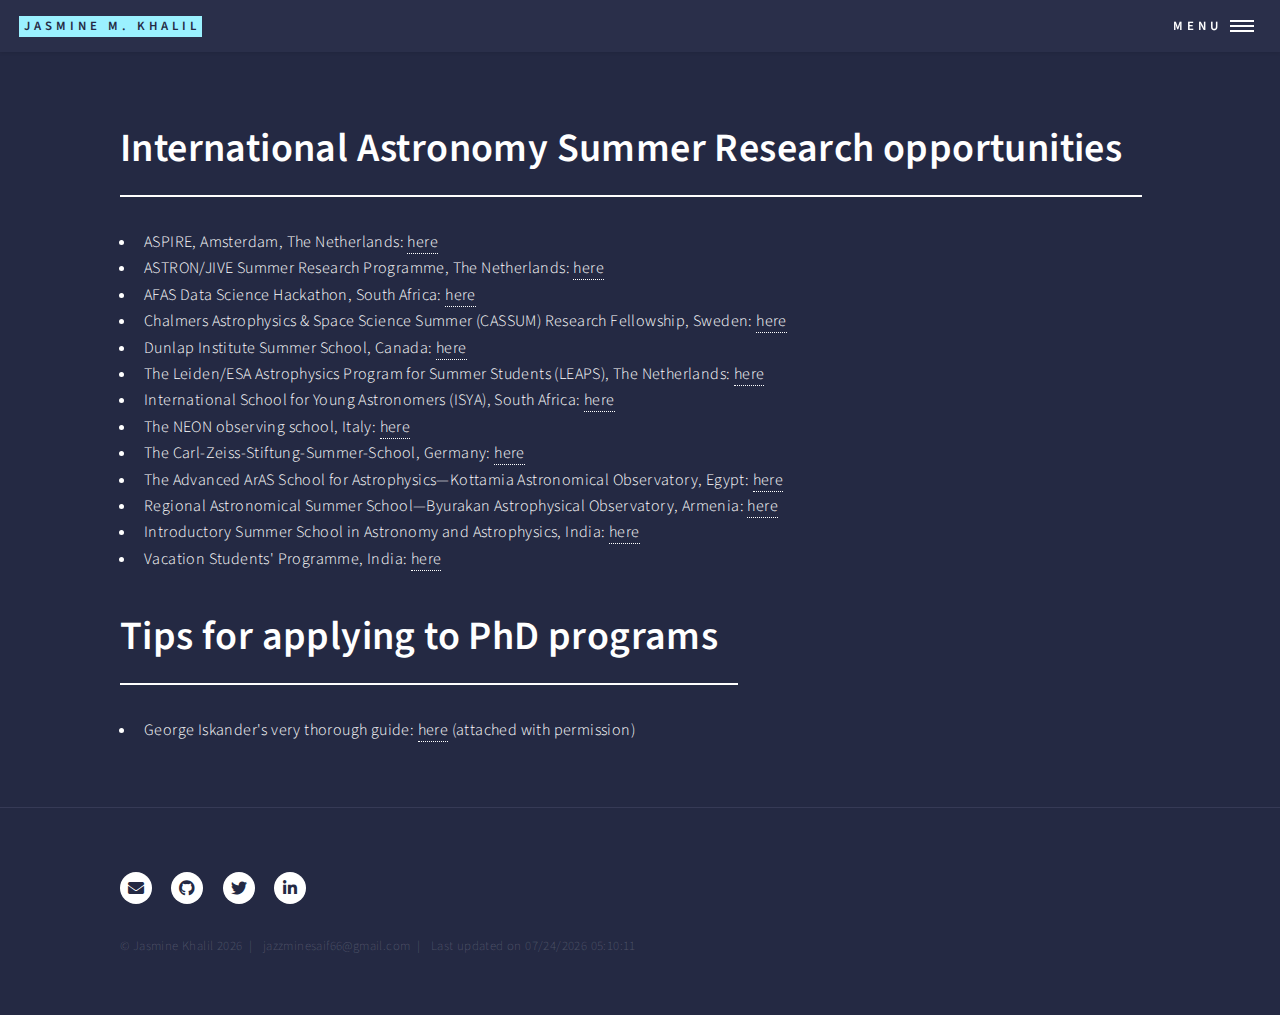
<file: Useful Links.html>
<!DOCTYPE HTML>
<!--
	Forty by HTML5 UP
	html5up.net | @ajlkn
	Free for personal and commercial use under the CCA 3.0 license (html5up.net/license)
-->
<html>
	<head>
		<link rel="apple-touch-icon" sizes="180x180" href="/apple-touch-icon.png">
		<link rel="icon" type="image/png" sizes="32x32" href="/favicon-32x32.png">
		<link rel="icon" type="image/png" sizes="16x16" href="/favicon-16x16.png">
		<link rel="manifest" href="/site.webmanifest">
		<title>Useful Links</title>
		<meta charset="utf-8" />
		<meta name="viewport" content="width=device-width, initial-scale=1, user-scalable=no" />
		<link rel="stylesheet" href="assets/css/main.css" />
		<noscript><link rel="stylesheet" href="assets/css/noscript.css" /></noscript>
	</head>
	<body class="is-preload" onload="myFunction()">

		<!-- Wrapper -->
			<div id="wrapper">

				<!-- Header -->
					<header id="header">
						<a href="index.html" class="logo"><strong>Jasmine M. Khalil</strong></a>
						<nav>
							<a href="#menu">Menu</a>
						</nav>
					</header>

				<!-- Menu -->
				<nav id="menu">
					<ul class="links">
						<li><a href="index.html">Home</a></li>
						<li><a href="My Religion.html">My Religion</a></li>
						<li><a href="My Journey.html">My Journey</a></li>
						<li><a href="My Research.html">My Research</a></li>
						<li><a href="Poetry.html">Poetry</a></li>
						<li><a href="Useful Links.html">Useful Links</a></li>
						<li><a href="My Writing Career.html">My Writing Career</a></li>
					</ul>
					<ul class="actions stacked">							
						<li><a href="JasmineMKhalilCV.pdf" class="button fit" target="_blank">My CV</a></li>
					</ul>
				</nav>

				<!-- Main -->
					<div id="main" class="alt">

						<!-- One -->
							<section id="one">
								<div class="inner">
									<header class="major">
										<h1>International Astronomy Summer Research opportunities</h1>
									</header>				 																		
										<ul>
											<li> ASPIRE, Amsterdam, The Netherlands:
												<a href="https://aspire.science.uva.nl/" target="_blank">here</a>
											
											</li>

											<li> ASTRON/JIVE Summer Research Programme, The Netherlands:
												<a href="https://www.astron.nl/education/summer-research-programme/" target="_blank">here</a>
											
											</li>

											<li> AFAS Data Science Hackathon, South Africa:
												<a href="https://www.africanastronomicalsociety.org/afas-dara-big-data-hackathon/" target="_blank">here</a>
											
											</li>

											<li> Chalmers Astrophysics & Space Science Summer (CASSUM) Research Fellowship, Sweden:
												<a href="http://cosmicorigins.space/cassum" target="_blank">here</a>
											
											</li>

											<li> Dunlap Institute Summer School, Canada:
												<a href="http://www.dunlap.utoronto.ca/summer-school/" target="_blank">here</a>
											
											</li>

											<li> The Leiden/ESA Astrophysics Program for Summer Students (LEAPS), The Netherlands:
												<a href="https://leaps.strw.leidenuniv.nl/" target="_blank">here</a>
											
											</li>

											<li> International School for Young Astronomers (ISYA), South Africa: 
												<a href="https://isya2023.saao.ac.za/" target="_blank">here</a>
											
											</li>		
											
											<li> The NEON observing school, Italy:
												<a href="https://www.sc.eso.org/~hkorhone/ORP_training/NEON2023/" target="_blank">here</a>
											
											</li>

											<li> The Carl-Zeiss-Stiftung-Summer-School, Germany:
												<a href="https://astroai-lab.de/conferences/czs-school-2023/" target="_blank">here</a>
											
											</li>

											<li> The Advanced ArAS School for Astrophysics—Kottamia Astronomical Observatory, Egypt:
												<a href="https://sfa.ar-as.org/sfa-adv3/" target="_blank">here</a>
											
											</li>
											
											<li> Regional Astronomical Summer School—Byurakan Astrophysical Observatory, Armenia:
												<a href="https://www.bao.am/meetings/meetings/3RASS/index.html" target="_blank">here</a>
											
											</li>

											<li> Introductory Summer School in Astronomy and Astrophysics, India:
												<a href="https://www.iucaa.in/en/education/summer-winter-programmes/introductory-summer-school-in-astronomy-and-astrophysics" 
												target="_blank">here</a>
											
											</li>

											<li> Vacation Students' Programme, India:
												<a href="https://www.iucaa.in/en/education/summer-winter-programmes/vacation-students-programme" 
												target="_blank">here</a>
											
											</li>

										</ul>					
						
										<header class="major">
											<h1>Tips for applying to PhD programs</h1>											
										</header>
										<ul>
											<li>
												George Iskander's very thorough guide: 
												<a href="https://github.com/gwisk/gradguide" target="_blank>">here</a> (attached with permission)

											</li>
										</ul>
																		
									
								</div>
								
							</section>
					</div>
					 

				<!-- Footer -->
				<footer id="footer">
					<div class="inner">
						<ul class="icons">
							<li><a href="mailto:jazzminesaif66@gmail.com" class="icon solid alt fa-envelope" target="_blank"><span class="label">E-mail</span></a></li>
							<li><a href="https://github.com/jasminekhal" class="icon brands alt fa-github" target="_blank"><span class="label">GitHub</span></a></li>
							<li><a href="https://twitter.com/AstroJasmine_" class="icon brands alt fa-twitter" target="_blank"><span class="label">Twitter</span></a></li>								
							<li><a href="https://www.linkedin.com/in/jasmine-saif-astronoywriter910/" class="icon brands alt fa-linkedin-in" target="_blank"><span class="label">LinkedIn</span></a></li>
						</ul>
						<ul class="copyright">
							<li>&copy; Jasmine Khalil <script>document.write(new Date().getFullYear())</script> &nbsp;| &nbsp; jazzminesaif66@gmail.com 
								&nbsp;| &nbsp; Last updated on <span id="demo"></span>
							</li> 
						</ul>
					</div>
				</footer>

			</div>

		<!-- Scripts -->
		<script>
			function myFunction() {
			  var x = document.lastModified;
			  document.getElementById("demo").innerHTML = x;
			}
		  </script>

			<script src="assets/js/jquery.min.js"></script>
			<script src="assets/js/jquery.scrolly.min.js"></script>
			<script src="assets/js/jquery.scrollex.min.js"></script>
			<script src="assets/js/browser.min.js"></script>
			<script src="assets/js/breakpoints.min.js"></script>
			<script src="assets/js/util.js"></script>
			<script src="assets/js/main.js"></script>

	</body>
</html>
</file>
<file: assets/css/noscript.css>
/*
	Forty by HTML5 UP
	html5up.net | @ajlkn
	Free for personal and commercial use under the CCA 3.0 license (html5up.net/license)
*/

/* Banner */

	body.is-preload #banner:after {
		opacity: 0.85;
	}

	body.is-preload #banner > .inner {
		-moz-filter: none;
		-webkit-filter: none;
		-ms-filter: none;
		filter: none;
		-moz-transform: none;
		-webkit-transform: none;
		-ms-transform: none;
		transform: none;
		opacity: 1;
	}
</file>
<file: assets/css/main.css>
@import url(fontawesome-all.min.css);
@import url("https://fonts.googleapis.com/css?family=Source+Sans+Pro:300,300italic,600,600italic");

/*
	Forty by HTML5 UP
	html5up.net | @ajlkn
	Free for personal and commercial use under the CCA 3.0 license (html5up.net/license)
*/

html, body, div, span, applet, object,
iframe, h1, h2, h3, h4, h5, h6, p, blockquote,
pre, a, abbr, acronym, address, big, cite,
code, del, dfn, em, img, ins, kbd, q, s, samp,
small, strike, strong, sub, sup, tt, var, b,
u, i, center, dl, dt, dd, ol, ul, li, fieldset,
form, label, legend, table, caption, tbody,
tfoot, thead, tr, th, td, article, aside,
canvas, details, embed, figure, figcaption,
footer, header, hgroup, menu, nav, output, ruby,
section, summary, time, mark, audio, video {
	margin: 0;
	padding: 0;
	border: 0;
	font-size: 100%;
	font: inherit;
	vertical-align: baseline;}

article, aside, details, figcaption, figure,
footer, header, hgroup, menu, nav, section {
	display: block;}

body {
	line-height: 1;
}

ol, ul {
	list-style: none;
}

blockquote, q {
	quotes: none;
}

	blockquote:before, blockquote:after, q:before, q:after {
		content: '';
		content: none;
	}

table {
	border-collapse: collapse;
	border-spacing: 0;
}

body {
	-webkit-text-size-adjust: none;
}

mark {
	background-color: transparent;
	color: inherit;
}

input::-moz-focus-inner {
	border: 0;
	padding: 0;
}

input, select, textarea {
	-moz-appearance: none;
	-webkit-appearance: none;
	-ms-appearance: none;
	appearance: none;
}

/* Basic */

	@-ms-viewport {
		width: device-width;
	}

	body {
		-ms-overflow-style: scrollbar;
	}

	@media screen and (max-width: 480px) {

		html, body {
			min-width: 320px;
		}

	}

	html {
		box-sizing: border-box;
	}

	*, *:before, *:after {
		box-sizing: inherit;
	}

	body {
		background: #242943;
	}

		body.is-preload *, body.is-preload *:before, body.is-preload *:after {
			-moz-animation: none !important;
			-webkit-animation: none !important;
			-ms-animation: none !important;
			animation: none !important;
			-moz-transition: none !important;
			-webkit-transition: none !important;
			-ms-transition: none !important;
			transition: none !important;
		}

/* Type */

	body, input, select, textarea {
		color: #ffffff;
		font-family: "Source Sans Pro", Helvetica, sans-serif;
		font-size: 17pt;
		font-weight: 300;
		letter-spacing: 0.025em;
		line-height: 1.65;
	}

		@media screen and (max-width: 1680px) {

			body, input, select, textarea {
				font-size: 14pt;
			}

		}

		@media screen and (max-width: 1280px) {

			body, input, select, textarea {
				font-size: 12pt;
			}

		}

		@media screen and (max-width: 360px) {

			body, input, select, textarea {
				font-size: 11pt;
			}

		}

	a {
		-moz-transition: color 0.2s ease-in-out, border-bottom-color 0.2s ease-in-out;
		-webkit-transition: color 0.2s ease-in-out, border-bottom-color 0.2s ease-in-out;
		-ms-transition: color 0.2s ease-in-out, border-bottom-color 0.2s ease-in-out;
		transition: color 0.2s ease-in-out, border-bottom-color 0.2s ease-in-out;
		border-bottom: dotted 1px;
		color: inherit;
		text-decoration: none;
	}

		a:hover {
			border-bottom-color: transparent;
			color: #9bf1ff !important;
		}

		a:active {
			color: #53e3fb !important;
		}

	strong, b {
		color: #ffffff;
		font-weight: 600;
	}

	em, i {
		font-style: italic;
	}

	p {
		margin: 0 0 2em 0;
	}

	h1, h2, h3, h4, h5, h6 {
		color: #ffffff;
		font-weight: 600;
		line-height: 1.65;
		margin: 0 0 1em 0;
	}

		h1 a, h2 a, h3 a, h4 a, h5 a, h6 a {
			color: inherit;
			border-bottom: 0;
		}

	h1 {
		font-size: 2.5em;
	}

	h2 {
		font-size: 1.75em;
	}

	h3 {
		font-size: 1.35em;
	}

	h4 {
		font-size: 1.1em;
	}

	h5 {
		font-size: 0.9em;
	}

	h6 {
		font-size: 0.7em;
	}

	@media screen and (max-width: 736px) {

		h1 {
			font-size: 2em;
		}

		h2 {
			font-size: 1.5em;
		}

		h3 {
			font-size: 1.25em;
		}

	}

	sub {
		font-size: 0.8em;
		position: relative;
		top: 0.5em;
	}

	sup {
		font-size: 0.8em;
		position: relative;
		top: -0.5em;
	}

	blockquote {
		border-left: solid 4px rgba(212, 212, 255, 0.1);
		font-style: italic;
		margin: 0 0 2em 0;
		padding: 0.5em 0 0.5em 2em;
	}

	code {
		background: rgba(212, 212, 255, 0.035);
		font-family: "Courier New", monospace;
		font-size: 0.9em;
		margin: 0 0.25em;
		padding: 0.25em 0.65em;
	}

	pre {
		-webkit-overflow-scrolling: touch;
		font-family: "Courier New", monospace;
		font-size: 0.9em;
		margin: 0 0 2em 0;
	}

		pre code {
			display: block;
			line-height: 1.75;
			padding: 1em 1.5em;
			overflow-x: auto;
		}

	hr {
		border: 0;
		border-bottom: solid 1px rgba(212, 212, 255, 0.1);
		margin: 2em 0;
	}

		hr.major {
			margin: 3em 0;
		}

	.align-left {
		text-align: left;
	}

	.align-center {
		text-align: center;
	}

	.align-right {
		text-align: right;
	}

/* Row */

	.row {
		display: flex;
		flex-wrap: wrap;
		box-sizing: border-box;
		align-items: stretch;
	}

		.row > * {
			box-sizing: border-box;
		}

		.row.gtr-uniform > * > :last-child {
			margin-bottom: 0;
		}

		.row.aln-left {
			justify-content: flex-start;
		}

		.row.aln-center {
			justify-content: center;
		}

		.row.aln-right {
			justify-content: flex-end;
		}

		.row.aln-top {
			align-items: flex-start;
		}

		.row.aln-middle {
			align-items: center;
		}

		.row.aln-bottom {
			align-items: flex-end;
		}

		.row > .imp {
			order: -1;
		}

		.row > .col-1 {
			width: 8.33333%;
		}

		.row > .off-1 {
			margin-left: 8.33333%;
		}

		.row > .col-2 {
			width: 16.66667%;
		}

		.row > .off-2 {
			margin-left: 16.66667%;
		}

		.row > .col-3 {
			width: 25%;
		}

		.row > .off-3 {
			margin-left: 25%;
		}

		.row > .col-4 {
			width: 33.33333%;
		}

		.row > .off-4 {
			margin-left: 33.33333%;
		}

		.row > .col-5 {
			width: 41.66667%;
		}

		.row > .off-5 {
			margin-left: 41.66667%;
		}

		.row > .col-6 {
			width: 50%;
		}

		.row > .off-6 {
			margin-left: 50%;
		}

		.row > .col-7 {
			width: 58.33333%;
		}

		.row > .off-7 {
			margin-left: 58.33333%;
		}

		.row > .col-8 {
			width: 66.66667%;
		}

		.row > .off-8 {
			margin-left: 66.66667%;
		}

		.row > .col-9 {
			width: 75%;
		}

		.row > .off-9 {
			margin-left: 75%;
		}

		.row > .col-10 {
			width: 83.33333%;
		}

		.row > .off-10 {
			margin-left: 83.33333%;
		}

		.row > .col-11 {
			width: 91.66667%;
		}

		.row > .off-11 {
			margin-left: 91.66667%;
		}

		.row > .col-12 {
			width: 100%;
		}

		.row > .off-12 {
			margin-left: 100%;
		}

		.row.gtr-0 {
			margin-top: 0;
			margin-left: 0em;
		}

			.row.gtr-0 > * {
				padding: 0 0 0 0em;
			}

			.row.gtr-0.gtr-uniform {
				margin-top: 0em;
			}

				.row.gtr-0.gtr-uniform > * {
					padding-top: 0em;
				}

		.row.gtr-25 {
			margin-top: 0;
			margin-left: -0.5em;
		}

			.row.gtr-25 > * {
				padding: 0 0 0 0.5em;
			}

			.row.gtr-25.gtr-uniform {
				margin-top: -0.5em;
			}

				.row.gtr-25.gtr-uniform > * {
					padding-top: 0.5em;
				}

		.row.gtr-50 {
			margin-top: 0;
			margin-left: -1em;
		}

			.row.gtr-50 > * {
				padding: 0 0 0 1em;
			}

			.row.gtr-50.gtr-uniform {
				margin-top: -1em;
			}

				.row.gtr-50.gtr-uniform > * {
					padding-top: 1em;
				}

		.row {
			margin-top: 0;
			margin-left: -2em;
		}

			.row > * {
				padding: 0 0 0 2em;
			}

			.row.gtr-uniform {
				margin-top: -2em;
			}

				.row.gtr-uniform > * {
					padding-top: 2em;
				}

		.row.gtr-150 {
			margin-top: 0;
			margin-left: -3em;
		}

			.row.gtr-150 > * {
				padding: 0 0 0 3em;
			}

			.row.gtr-150.gtr-uniform {
				margin-top: -3em;
			}

				.row.gtr-150.gtr-uniform > * {
					padding-top: 3em;
				}

		.row.gtr-200 {
			margin-top: 0;
			margin-left: -4em;
		}

			.row.gtr-200 > * {
				padding: 0 0 0 4em;
			}

			.row.gtr-200.gtr-uniform {
				margin-top: -4em;
			}

				.row.gtr-200.gtr-uniform > * {
					padding-top: 4em;
				}

		@media screen and (max-width: 1680px) {

			.row {
				display: flex;
				flex-wrap: wrap;
				box-sizing: border-box;
				align-items: stretch;
			}

				.row > * {
					box-sizing: border-box;
				}

				.row.gtr-uniform > * > :last-child {
					margin-bottom: 0;
				}

				.row.aln-left {
					justify-content: flex-start;
				}

				.row.aln-center {
					justify-content: center;
				}

				.row.aln-right {
					justify-content: flex-end;
				}

				.row.aln-top {
					align-items: flex-start;
				}

				.row.aln-middle {
					align-items: center;
				}

				.row.aln-bottom {
					align-items: flex-end;
				}

				.row > .imp-xlarge {
					order: -1;
				}

				.row > .col-1-xlarge {
					width: 8.33333%;
				}

				.row > .off-1-xlarge {
					margin-left: 8.33333%;
				}

				.row > .col-2-xlarge {
					width: 16.66667%;
				}

				.row > .off-2-xlarge {
					margin-left: 16.66667%;
				}

				.row > .col-3-xlarge {
					width: 25%;
				}

				.row > .off-3-xlarge {
					margin-left: 25%;
				}

				.row > .col-4-xlarge {
					width: 33.33333%;
				}

				.row > .off-4-xlarge {
					margin-left: 33.33333%;
				}

				.row > .col-5-xlarge {
					width: 41.66667%;
				}

				.row > .off-5-xlarge {
					margin-left: 41.66667%;
				}

				.row > .col-6-xlarge {
					width: 50%;
				}

				.row > .off-6-xlarge {
					margin-left: 50%;
				}

				.row > .col-7-xlarge {
					width: 58.33333%;
				}

				.row > .off-7-xlarge {
					margin-left: 58.33333%;
				}

				.row > .col-8-xlarge {
					width: 66.66667%;
				}

				.row > .off-8-xlarge {
					margin-left: 66.66667%;
				}

				.row > .col-9-xlarge {
					width: 75%;
				}

				.row > .off-9-xlarge {
					margin-left: 75%;
				}

				.row > .col-10-xlarge {
					width: 83.33333%;
				}

				.row > .off-10-xlarge {
					margin-left: 83.33333%;
				}

				.row > .col-11-xlarge {
					width: 91.66667%;
				}

				.row > .off-11-xlarge {
					margin-left: 91.66667%;
				}

				.row > .col-12-xlarge {
					width: 100%;
				}

				.row > .off-12-xlarge {
					margin-left: 100%;
				}

				.row.gtr-0 {
					margin-top: 0;
					margin-left: 0em;
				}

					.row.gtr-0 > * {
						padding: 0 0 0 0em;
					}

					.row.gtr-0.gtr-uniform {
						margin-top: 0em;
					}

						.row.gtr-0.gtr-uniform > * {
							padding-top: 0em;
						}

				.row.gtr-25 {
					margin-top: 0;
					margin-left: -0.5em;
				}

					.row.gtr-25 > * {
						padding: 0 0 0 0.5em;
					}

					.row.gtr-25.gtr-uniform {
						margin-top: -0.5em;
					}

						.row.gtr-25.gtr-uniform > * {
							padding-top: 0.5em;
						}

				.row.gtr-50 {
					margin-top: 0;
					margin-left: -1em;
				}

					.row.gtr-50 > * {
						padding: 0 0 0 1em;
					}

					.row.gtr-50.gtr-uniform {
						margin-top: -1em;
					}

						.row.gtr-50.gtr-uniform > * {
							padding-top: 1em;
						}

				.row {
					margin-top: 0;
					margin-left: -2em;
				}

					.row > * {
						padding: 0 0 0 2em;
					}

					.row.gtr-uniform {
						margin-top: -2em;
					}

						.row.gtr-uniform > * {
							padding-top: 2em;
						}

				.row.gtr-150 {
					margin-top: 0;
					margin-left: -3em;
				}

					.row.gtr-150 > * {
						padding: 0 0 0 3em;
					}

					.row.gtr-150.gtr-uniform {
						margin-top: -3em;
					}

						.row.gtr-150.gtr-uniform > * {
							padding-top: 3em;
						}

				.row.gtr-200 {
					margin-top: 0;
					margin-left: -4em;
				}

					.row.gtr-200 > * {
						padding: 0 0 0 4em;
					}

					.row.gtr-200.gtr-uniform {
						margin-top: -4em;
					}

						.row.gtr-200.gtr-uniform > * {
							padding-top: 4em;
						}

		}

		@media screen and (max-width: 1280px) {

			.row {
				display: flex;
				flex-wrap: wrap;
				box-sizing: border-box;
				align-items: stretch;
			}

				.row > * {
					box-sizing: border-box;
				}

				.row.gtr-uniform > * > :last-child {
					margin-bottom: 0;
				}

				.row.aln-left {
					justify-content: flex-start;
				}

				.row.aln-center {
					justify-content: center;
				}

				.row.aln-right {
					justify-content: flex-end;
				}

				.row.aln-top {
					align-items: flex-start;
				}

				.row.aln-middle {
					align-items: center;
				}

				.row.aln-bottom {
					align-items: flex-end;
				}

				.row > .imp-large {
					order: -1;
				}

				.row > .col-1-large {
					width: 8.33333%;
				}

				.row > .off-1-large {
					margin-left: 8.33333%;
				}

				.row > .col-2-large {
					width: 16.66667%;
				}

				.row > .off-2-large {
					margin-left: 16.66667%;
				}

				.row > .col-3-large {
					width: 25%;
				}

				.row > .off-3-large {
					margin-left: 25%;
				}

				.row > .col-4-large {
					width: 33.33333%;
				}

				.row > .off-4-large {
					margin-left: 33.33333%;
				}

				.row > .col-5-large {
					width: 41.66667%;
				}

				.row > .off-5-large {
					margin-left: 41.66667%;
				}

				.row > .col-6-large {
					width: 50%;
				}

				.row > .off-6-large {
					margin-left: 50%;
				}

				.row > .col-7-large {
					width: 58.33333%;
				}

				.row > .off-7-large {
					margin-left: 58.33333%;
				}

				.row > .col-8-large {
					width: 66.66667%;
				}

				.row > .off-8-large {
					margin-left: 66.66667%;
				}

				.row > .col-9-large {
					width: 75%;
				}

				.row > .off-9-large {
					margin-left: 75%;
				}

				.row > .col-10-large {
					width: 83.33333%;
				}

				.row > .off-10-large {
					margin-left: 83.33333%;
				}

				.row > .col-11-large {
					width: 91.66667%;
				}

				.row > .off-11-large {
					margin-left: 91.66667%;
				}

				.row > .col-12-large {
					width: 100%;
				}

				.row > .off-12-large {
					margin-left: 100%;
				}

				.row.gtr-0 {
					margin-top: 0;
					margin-left: 0em;
				}

					.row.gtr-0 > * {
						padding: 0 0 0 0em;
					}

					.row.gtr-0.gtr-uniform {
						margin-top: 0em;
					}

						.row.gtr-0.gtr-uniform > * {
							padding-top: 0em;
						}

				.row.gtr-25 {
					margin-top: 0;
					margin-left: -0.375em;
				}

					.row.gtr-25 > * {
						padding: 0 0 0 0.375em;
					}

					.row.gtr-25.gtr-uniform {
						margin-top: -0.375em;
					}

						.row.gtr-25.gtr-uniform > * {
							padding-top: 0.375em;
						}

				.row.gtr-50 {
					margin-top: 0;
					margin-left: -0.75em;
				}

					.row.gtr-50 > * {
						padding: 0 0 0 0.75em;
					}

					.row.gtr-50.gtr-uniform {
						margin-top: -0.75em;
					}

						.row.gtr-50.gtr-uniform > * {
							padding-top: 0.75em;
						}

				.row {
					margin-top: 0;
					margin-left: -1.5em;
				}

					.row > * {
						padding: 0 0 0 1.5em;
					}

					.row.gtr-uniform {
						margin-top: -1.5em;
					}

						.row.gtr-uniform > * {
							padding-top: 1.5em;
						}

				.row.gtr-150 {
					margin-top: 0;
					margin-left: -2.25em;
				}

					.row.gtr-150 > * {
						padding: 0 0 0 2.25em;
					}

					.row.gtr-150.gtr-uniform {
						margin-top: -2.25em;
					}

						.row.gtr-150.gtr-uniform > * {
							padding-top: 2.25em;
						}

				.row.gtr-200 {
					margin-top: 0;
					margin-left: -3em;
				}

					.row.gtr-200 > * {
						padding: 0 0 0 3em;
					}

					.row.gtr-200.gtr-uniform {
						margin-top: -3em;
					}

						.row.gtr-200.gtr-uniform > * {
							padding-top: 3em;
						}

		}

		@media screen and (max-width: 980px) {

			.row {
				display: flex;
				flex-wrap: wrap;
				box-sizing: border-box;
				align-items: stretch;
			}

				.row > * {
					box-sizing: border-box;
				}

				.row.gtr-uniform > * > :last-child {
					margin-bottom: 0;
				}

				.row.aln-left {
					justify-content: flex-start;
				}

				.row.aln-center {
					justify-content: center;
				}

				.row.aln-right {
					justify-content: flex-end;
				}

				.row.aln-top {
					align-items: flex-start;
				}

				.row.aln-middle {
					align-items: center;
				}

				.row.aln-bottom {
					align-items: flex-end;
				}

				.row > .imp-medium {
					order: -1;
				}

				.row > .col-1-medium {
					width: 8.33333%;
				}

				.row > .off-1-medium {
					margin-left: 8.33333%;
				}

				.row > .col-2-medium {
					width: 16.66667%;
				}

				.row > .off-2-medium {
					margin-left: 16.66667%;
				}

				.row > .col-3-medium {
					width: 25%;
				}

				.row > .off-3-medium {
					margin-left: 25%;
				}

				.row > .col-4-medium {
					width: 33.33333%;
				}

				.row > .off-4-medium {
					margin-left: 33.33333%;
				}

				.row > .col-5-medium {
					width: 41.66667%;
				}

				.row > .off-5-medium {
					margin-left: 41.66667%;
				}

				.row > .col-6-medium {
					width: 50%;
				}

				.row > .off-6-medium {
					margin-left: 50%;
				}

				.row > .col-7-medium {
					width: 58.33333%;
				}

				.row > .off-7-medium {
					margin-left: 58.33333%;
				}

				.row > .col-8-medium {
					width: 66.66667%;
				}

				.row > .off-8-medium {
					margin-left: 66.66667%;
				}

				.row > .col-9-medium {
					width: 75%;
				}

				.row > .off-9-medium {
					margin-left: 75%;
				}

				.row > .col-10-medium {
					width: 83.33333%;
				}

				.row > .off-10-medium {
					margin-left: 83.33333%;
				}

				.row > .col-11-medium {
					width: 91.66667%;
				}

				.row > .off-11-medium {
					margin-left: 91.66667%;
				}

				.row > .col-12-medium {
					width: 100%;
				}

				.row > .off-12-medium {
					margin-left: 100%;
				}

				.row.gtr-0 {
					margin-top: 0;
					margin-left: 0em;
				}

					.row.gtr-0 > * {
						padding: 0 0 0 0em;
					}

					.row.gtr-0.gtr-uniform {
						margin-top: 0em;
					}

						.row.gtr-0.gtr-uniform > * {
							padding-top: 0em;
						}

				.row.gtr-25 {
					margin-top: 0;
					margin-left: -0.375em;
				}

					.row.gtr-25 > * {
						padding: 0 0 0 0.375em;
					}

					.row.gtr-25.gtr-uniform {
						margin-top: -0.375em;
					}

						.row.gtr-25.gtr-uniform > * {
							padding-top: 0.375em;
						}

				.row.gtr-50 {
					margin-top: 0;
					margin-left: -0.75em;
				}

					.row.gtr-50 > * {
						padding: 0 0 0 0.75em;
					}

					.row.gtr-50.gtr-uniform {
						margin-top: -0.75em;
					}

						.row.gtr-50.gtr-uniform > * {
							padding-top: 0.75em;
						}

				.row {
					margin-top: 0;
					margin-left: -1.5em;
				}

					.row > * {
						padding: 0 0 0 1.5em;
					}

					.row.gtr-uniform {
						margin-top: -1.5em;
					}

						.row.gtr-uniform > * {
							padding-top: 1.5em;
						}

				.row.gtr-150 {
					margin-top: 0;
					margin-left: -2.25em;
				}

					.row.gtr-150 > * {
						padding: 0 0 0 2.25em;
					}

					.row.gtr-150.gtr-uniform {
						margin-top: -2.25em;
					}

						.row.gtr-150.gtr-uniform > * {
							padding-top: 2.25em;
						}

				.row.gtr-200 {
					margin-top: 0;
					margin-left: -3em;
				}

					.row.gtr-200 > * {
						padding: 0 0 0 3em;
					}

					.row.gtr-200.gtr-uniform {
						margin-top: -3em;
					}

						.row.gtr-200.gtr-uniform > * {
							padding-top: 3em;
						}

		}

		@media screen and (max-width: 736px) {

			.row {
				display: flex;
				flex-wrap: wrap;
				box-sizing: border-box;
				align-items: stretch;
			}

				.row > * {
					box-sizing: border-box;
				}

				.row.gtr-uniform > * > :last-child {
					margin-bottom: 0;
				}

				.row.aln-left {
					justify-content: flex-start;
				}

				.row.aln-center {
					justify-content: center;
				}

				.row.aln-right {
					justify-content: flex-end;
				}

				.row.aln-top {
					align-items: flex-start;
				}

				.row.aln-middle {
					align-items: center;
				}

				.row.aln-bottom {
					align-items: flex-end;
				}

				.row > .imp-small {
					order: -1;
				}

				.row > .col-1-small {
					width: 8.33333%;
				}

				.row > .off-1-small {
					margin-left: 8.33333%;
				}

				.row > .col-2-small {
					width: 16.66667%;
				}

				.row > .off-2-small {
					margin-left: 16.66667%;
				}

				.row > .col-3-small {
					width: 25%;
				}

				.row > .off-3-small {
					margin-left: 25%;
				}

				.row > .col-4-small {
					width: 33.33333%;
				}

				.row > .off-4-small {
					margin-left: 33.33333%;
				}

				.row > .col-5-small {
					width: 41.66667%;
				}

				.row > .off-5-small {
					margin-left: 41.66667%;
				}

				.row > .col-6-small {
					width: 50%;
				}

				.row > .off-6-small {
					margin-left: 50%;
				}

				.row > .col-7-small {
					width: 58.33333%;
				}

				.row > .off-7-small {
					margin-left: 58.33333%;
				}

				.row > .col-8-small {
					width: 66.66667%;
				}

				.row > .off-8-small {
					margin-left: 66.66667%;
				}

				.row > .col-9-small {
					width: 75%;
				}

				.row > .off-9-small {
					margin-left: 75%;
				}

				.row > .col-10-small {
					width: 83.33333%;
				}

				.row > .off-10-small {
					margin-left: 83.33333%;
				}

				.row > .col-11-small {
					width: 91.66667%;
				}

				.row > .off-11-small {
					margin-left: 91.66667%;
				}

				.row > .col-12-small {
					width: 100%;
				}

				.row > .off-12-small {
					margin-left: 100%;
				}

				.row.gtr-0 {
					margin-top: 0;
					margin-left: 0em;
				}

					.row.gtr-0 > * {
						padding: 0 0 0 0em;
					}

					.row.gtr-0.gtr-uniform {
						margin-top: 0em;
					}

						.row.gtr-0.gtr-uniform > * {
							padding-top: 0em;
						}

				.row.gtr-25 {
					margin-top: 0;
					margin-left: -0.3125em;
				}

					.row.gtr-25 > * {
						padding: 0 0 0 0.3125em;
					}

					.row.gtr-25.gtr-uniform {
						margin-top: -0.3125em;
					}

						.row.gtr-25.gtr-uniform > * {
							padding-top: 0.3125em;
						}

				.row.gtr-50 {
					margin-top: 0;
					margin-left: -0.625em;
				}

					.row.gtr-50 > * {
						padding: 0 0 0 0.625em;
					}

					.row.gtr-50.gtr-uniform {
						margin-top: -0.625em;
					}

						.row.gtr-50.gtr-uniform > * {
							padding-top: 0.625em;
						}

				.row {
					margin-top: 0;
					margin-left: -1.25em;
				}

					.row > * {
						padding: 0 0 0 1.25em;
					}

					.row.gtr-uniform {
						margin-top: -1.25em;
					}

						.row.gtr-uniform > * {
							padding-top: 1.25em;
						}

				.row.gtr-150 {
					margin-top: 0;
					margin-left: -1.875em;
				}

					.row.gtr-150 > * {
						padding: 0 0 0 1.875em;
					}

					.row.gtr-150.gtr-uniform {
						margin-top: -1.875em;
					}

						.row.gtr-150.gtr-uniform > * {
							padding-top: 1.875em;
						}

				.row.gtr-200 {
					margin-top: 0;
					margin-left: -2.5em;
				}

					.row.gtr-200 > * {
						padding: 0 0 0 2.5em;
					}

					.row.gtr-200.gtr-uniform {
						margin-top: -2.5em;
					}

						.row.gtr-200.gtr-uniform > * {
							padding-top: 2.5em;
						}

		}

		@media screen and (max-width: 480px) {

			.row {
				display: flex;
				flex-wrap: wrap;
				box-sizing: border-box;
				align-items: stretch;
			}

				.row > * {
					box-sizing: border-box;
				}

				.row.gtr-uniform > * > :last-child {
					margin-bottom: 0;
				}

				.row.aln-left {
					justify-content: flex-start;
				}

				.row.aln-center {
					justify-content: center;
				}

				.row.aln-right {
					justify-content: flex-end;
				}

				.row.aln-top {
					align-items: flex-start;
				}

				.row.aln-middle {
					align-items: center;
				}

				.row.aln-bottom {
					align-items: flex-end;
				}

				.row > .imp-xsmall {
					order: -1;
				}

				.row > .col-1-xsmall {
					width: 8.33333%;
				}

				.row > .off-1-xsmall {
					margin-left: 8.33333%;
				}

				.row > .col-2-xsmall {
					width: 16.66667%;
				}

				.row > .off-2-xsmall {
					margin-left: 16.66667%;
				}

				.row > .col-3-xsmall {
					width: 25%;
				}

				.row > .off-3-xsmall {
					margin-left: 25%;
				}

				.row > .col-4-xsmall {
					width: 33.33333%;
				}

				.row > .off-4-xsmall {
					margin-left: 33.33333%;
				}

				.row > .col-5-xsmall {
					width: 41.66667%;
				}

				.row > .off-5-xsmall {
					margin-left: 41.66667%;
				}

				.row > .col-6-xsmall {
					width: 50%;
				}

				.row > .off-6-xsmall {
					margin-left: 50%;
				}

				.row > .col-7-xsmall {
					width: 58.33333%;
				}

				.row > .off-7-xsmall {
					margin-left: 58.33333%;
				}

				.row > .col-8-xsmall {
					width: 66.66667%;
				}

				.row > .off-8-xsmall {
					margin-left: 66.66667%;
				}

				.row > .col-9-xsmall {
					width: 75%;
				}

				.row > .off-9-xsmall {
					margin-left: 75%;
				}

				.row > .col-10-xsmall {
					width: 83.33333%;
				}

				.row > .off-10-xsmall {
					margin-left: 83.33333%;
				}

				.row > .col-11-xsmall {
					width: 91.66667%;
				}

				.row > .off-11-xsmall {
					margin-left: 91.66667%;
				}

				.row > .col-12-xsmall {
					width: 100%;
				}

				.row > .off-12-xsmall {
					margin-left: 100%;
				}

				.row.gtr-0 {
					margin-top: 0;
					margin-left: 0em;
				}

					.row.gtr-0 > * {
						padding: 0 0 0 0em;
					}

					.row.gtr-0.gtr-uniform {
						margin-top: 0em;
					}

						.row.gtr-0.gtr-uniform > * {
							padding-top: 0em;
						}

				.row.gtr-25 {
					margin-top: 0;
					margin-left: -0.3125em;
				}

					.row.gtr-25 > * {
						padding: 0 0 0 0.3125em;
					}

					.row.gtr-25.gtr-uniform {
						margin-top: -0.3125em;
					}

						.row.gtr-25.gtr-uniform > * {
							padding-top: 0.3125em;
						}

				.row.gtr-50 {
					margin-top: 0;
					margin-left: -0.625em;
				}

					.row.gtr-50 > * {
						padding: 0 0 0 0.625em;
					}

					.row.gtr-50.gtr-uniform {
						margin-top: -0.625em;
					}

						.row.gtr-50.gtr-uniform > * {
							padding-top: 0.625em;
						}

				.row {
					margin-top: 0;
					margin-left: -1.25em;
				}

					.row > * {
						padding: 0 0 0 1.25em;
					}

					.row.gtr-uniform {
						margin-top: -1.25em;
					}

						.row.gtr-uniform > * {
							padding-top: 1.25em;
						}

				.row.gtr-150 {
					margin-top: 0;
					margin-left: -1.875em;
				}

					.row.gtr-150 > * {
						padding: 0 0 0 1.875em;
					}

					.row.gtr-150.gtr-uniform {
						margin-top: -1.875em;
					}

						.row.gtr-150.gtr-uniform > * {
							padding-top: 1.875em;
						}

				.row.gtr-200 {
					margin-top: 0;
					margin-left: -2.5em;
				}

					.row.gtr-200 > * {
						padding: 0 0 0 2.5em;
					}

					.row.gtr-200.gtr-uniform {
						margin-top: -2.5em;
					}

						.row.gtr-200.gtr-uniform > * {
							padding-top: 2.5em;
						}

		}

/* Section/Article */

	section.special, article.special {
		text-align: center;
	}

	header.major {
		width: -moz-max-content;
		width: -webkit-max-content;
		width: -ms-max-content;
		width: max-content;
		margin-bottom: 2em;
	}

		header.major > :first-child {
			margin-bottom: 0;
			width: calc(100% + 0.5em);
		}

			header.major > :first-child:after {
				content: '';
				background-color: #ffffff;
				display: block;
				height: 2px;
				margin: 0.325em 0 0.5em 0;
				width: 100%;
			}

		header.major > p {
			font-size: 0.7em;
			font-weight: 600;
			letter-spacing: 0.25em;
			margin-bottom: 0;
			text-transform: uppercase;
		}

		body.is-ie header.major > :first-child:after {
			max-width: 9em;
		}

		body.is-ie header.major > h1:after {
			max-width: 100% !important;
		}

	@media screen and (max-width: 736px) {

		header.major > p br {
			display: none;
		}

	}

/* Form */

	form {
		margin: 0 0 2em 0;
	}

		form > :last-child {
			margin-bottom: 0;
		}

		form > .fields {
			display: -moz-flex;
			display: -webkit-flex;
			display: -ms-flex;
			display: flex;
			-moz-flex-wrap: wrap;
			-webkit-flex-wrap: wrap;
			-ms-flex-wrap: wrap;
			flex-wrap: wrap;
			width: calc(100% + 3em);
			margin: -1.5em 0 2em -1.5em;
		}

			form > .fields > .field {
				-moz-flex-grow: 0;
				-webkit-flex-grow: 0;
				-ms-flex-grow: 0;
				flex-grow: 0;
				-moz-flex-shrink: 0;
				-webkit-flex-shrink: 0;
				-ms-flex-shrink: 0;
				flex-shrink: 0;
				padding: 1.5em 0 0 1.5em;
				width: calc(100% - 1.5em);
			}

				form > .fields > .field.half {
					width: calc(50% - 0.75em);
				}

				form > .fields > .field.third {
					width: calc(100%/3 - 0.5em);
				}

				form > .fields > .field.quarter {
					width: calc(25% - 0.375em);
				}

		@media screen and (max-width: 480px) {

			form > .fields {
				width: calc(100% + 3em);
				margin: -1.5em 0 2em -1.5em;
			}

				form > .fields > .field {
					padding: 1.5em 0 0 1.5em;
					width: calc(100% - 1.5em);
				}

					form > .fields > .field.half {
						width: calc(100% - 1.5em);
					}

					form > .fields > .field.third {
						width: calc(100% - 1.5em);
					}

					form > .fields > .field.quarter {
						width: calc(100% - 1.5em);
					}

		}

	label {
		color: #ffffff;
		display: block;
		font-size: 0.8em;
		font-weight: 600;
		letter-spacing: 0.25em;
		margin: 0 0 1em 0;
		text-transform: uppercase;
	}

	input[type="text"],
	input[type="password"],
	input[type="email"],
	input[type="tel"],
	input[type="search"],
	input[type="url"],
	select,
	textarea {
		-moz-appearance: none;
		-webkit-appearance: none;
		-ms-appearance: none;
		appearance: none;
		background: rgba(212, 212, 255, 0.035);
		border: none;
		border-radius: 0;
		color: inherit;
		display: block;
		outline: 0;
		padding: 0 1em;
		text-decoration: none;
		width: 100%;
	}

		input[type="text"]:invalid,
		input[type="password"]:invalid,
		input[type="email"]:invalid,
		input[type="tel"]:invalid,
		input[type="search"]:invalid,
		input[type="url"]:invalid,
		select:invalid,
		textarea:invalid {
			box-shadow: none;
		}

		input[type="text"]:focus,
		input[type="password"]:focus,
		input[type="email"]:focus,
		input[type="tel"]:focus,
		input[type="search"]:focus,
		input[type="url"]:focus,
		select:focus,
		textarea:focus {
			border-color: #9bf1ff;
			box-shadow: 0 0 0 2px #9bf1ff;
		}

	select {
		background-image: url("data:image/svg+xml;charset=utf8,%3Csvg xmlns='http://www.w3.org/2000/svg' width='40' height='40' preserveAspectRatio='none' viewBox='0 0 40 40'%3E%3Cpath d='M9.4,12.3l10.4,10.4l10.4-10.4c0.2-0.2,0.5-0.4,0.9-0.4c0.3,0,0.6,0.1,0.9,0.4l3.3,3.3c0.2,0.2,0.4,0.5,0.4,0.9 c0,0.4-0.1,0.6-0.4,0.9L20.7,31.9c-0.2,0.2-0.5,0.4-0.9,0.4c-0.3,0-0.6-0.1-0.9-0.4L4.3,17.3c-0.2-0.2-0.4-0.5-0.4-0.9 c0-0.4,0.1-0.6,0.4-0.9l3.3-3.3c0.2-0.2,0.5-0.4,0.9-0.4S9.1,12.1,9.4,12.3z' fill='rgba(212, 212, 255, 0.1)' /%3E%3C/svg%3E");
		background-size: 1.25rem;
		background-repeat: no-repeat;
		background-position: calc(100% - 1rem) center;
		height: 2.75em;
		padding-right: 2.75em;
		text-overflow: ellipsis;
	}

		select option {
			color: #ffffff;
			background: #242943;
		}

		select:focus::-ms-value {
			background-color: transparent;
		}

		select::-ms-expand {
			display: none;
		}

	input[type="text"],
	input[type="password"],
	input[type="email"],
	input[type="tel"],
	input[type="search"],
	input[type="url"],
	select {
		height: 2.75em;
	}

	textarea {
		padding: 0.75em 1em;
	}

	input[type="checkbox"],
	input[type="radio"] {
		-moz-appearance: none;
		-webkit-appearance: none;
		-ms-appearance: none;
		appearance: none;
		display: block;
		float: left;
		margin-right: -2em;
		opacity: 0;
		width: 1em;
		z-index: -1;
	}

		input[type="checkbox"] + label,
		input[type="radio"] + label {
			text-decoration: none;
			color: #ffffff;
			cursor: pointer;
			display: inline-block;
			font-weight: 300;
			padding-left: 2.65em;
			padding-right: 0.75em;
			position: relative;
		}

			input[type="checkbox"] + label:before,
			input[type="radio"] + label:before {
				-moz-osx-font-smoothing: grayscale;
				-webkit-font-smoothing: antialiased;
				display: inline-block;
				font-style: normal;
				font-variant: normal;
				text-rendering: auto;
				line-height: 1;
				text-transform: none !important;
				font-family: 'Font Awesome 5 Free';
				font-weight: 900;
			}

			input[type="checkbox"] + label:before,
			input[type="radio"] + label:before {
				background: rgba(212, 212, 255, 0.035);
				content: '';
				display: inline-block;
				font-size: 0.8em;
				height: 2.0625em;
				left: 0;
				letter-spacing: 0;
				line-height: 2.0625em;
				position: absolute;
				text-align: center;
				top: 0;
				width: 2.0625em;
			}

		input[type="checkbox"]:checked + label:before,
		input[type="radio"]:checked + label:before {
			background: #ffffff;
			border-color: #9bf1ff;
			content: '\f00c';
			color: #242943;
		}

		input[type="checkbox"]:focus + label:before,
		input[type="radio"]:focus + label:before {
			box-shadow: 0 0 0 2px #9bf1ff;
		}

	input[type="radio"] + label:before {
		border-radius: 100%;
	}

	::-webkit-input-placeholder {
		color: rgba(244, 244, 255, 0.2) !important;
		opacity: 1.0;
	}

	:-moz-placeholder {
		color: rgba(244, 244, 255, 0.2) !important;
		opacity: 1.0;
	}

	::-moz-placeholder {
		color: rgba(244, 244, 255, 0.2) !important;
		opacity: 1.0;
	}

	:-ms-input-placeholder {
		color: rgba(244, 244, 255, 0.2) !important;
		opacity: 1.0;
	}

/* Box */

	.box {
		border: solid 1px rgba(212, 212, 255, 0.1);
		margin-bottom: 2em;
		padding: 1.5em;
	}

		.box > :last-child,
		.box > :last-child > :last-child,
		.box > :last-child > :last-child > :last-child {
			margin-bottom: 0;
		}

		.box.alt {
			border: 0;
			border-radius: 0;
			padding: 0;
		}

/* Icon */

	.icon {
		text-decoration: none;
		border-bottom: none;
		position: relative;
	}

		.icon:before {
			-moz-osx-font-smoothing: grayscale;
			-webkit-font-smoothing: antialiased;
			display: inline-block;
			font-style: normal;
			font-variant: normal;
			text-rendering: auto;
			line-height: 1;
			text-transform: none !important;
			font-family: 'Font Awesome 5 Free';
			font-weight: 400;
		}

		.icon > .label {
			display: none;
		}

		.icon:before {
			line-height: inherit;
		}

		.icon.solid:before {
			font-weight: 900;
		}

		.icon.brands:before {
			font-family: 'Font Awesome 5 Brands';
		}

		.icon.alt:before {
			background-color: #ffffff;
			border-radius: 100%;
			color: #242943;
			display: inline-block;
			height: 2em;
			line-height: 2em;
			text-align: center;
			width: 2em;
		}

	a.icon.alt:before {
		-moz-transition: background-color 0.2s ease-in-out;
		-webkit-transition: background-color 0.2s ease-in-out;
		-ms-transition: background-color 0.2s ease-in-out;
		transition: background-color 0.2s ease-in-out;
	}

	a.icon.alt:hover:before {
		background-color: #6fc3df;
	}

	a.icon.alt:active:before {
		background-color: #37a6cb;
	}

/* Image */

	.image {
		border: 0;
		display: inline-block;
		position: relative;
	}

		.image img {
			display: block;
		}

		.image.left, .image.right {
			max-width: 40%;
		}

			.image.left img, .image.right img {
				width: 100%;
			}

		.image.left {
			float: left;
			margin: 0 1.5em 1.25em 0;
			top: 0.25em;
		}

		.image.right {
			float: right;
			margin: 0 0 1.25em 1.5em;
			top: 0.25em;
		}

		.image.fit {
			display: block;
			margin: 0 0 2em 0;
			width: 100%;
		}

			.image.fit img {
				width: 100%;
			}

		.image.main {
			display: block;
			margin: 2.5em 0;
			width: 100%;
		}

			.image.main img {
				width: 100%;
			}

			@media screen and (max-width: 736px) {

				.image.main {
					margin: 1.5em 0;
				}

			}

/* List */

	ol {
		list-style: decimal;
		margin: 0 0 2em 0;
		padding-left: 1.25em;
	}

		ol li {
			padding-left: 0.25em;
		}

	ul {
		list-style: disc;
		margin: 0 0 2em 0;
		padding-left: 1em;
	}

		ul li {
			padding-left: 0.5em;
		}

		ul.alt {
			list-style: none;
			padding-left: 0;
		}

			ul.alt li {
				border-top: solid 1px rgba(212, 212, 255, 0.1);
				padding: 0.5em 0;
			}

				ul.alt li:first-child {
					border-top: 0;
					padding-top: 0;
				}

	dl {
		margin: 0 0 2em 0;
	}

		dl dt {
			display: block;
			font-weight: 600;
			margin: 0 0 1em 0;
		}

		dl dd {
			margin-left: 2em;
		}

/* Actions */

	ul.actions {
		display: -moz-flex;
		display: -webkit-flex;
		display: -ms-flex;
		display: flex;
		cursor: default;
		list-style: none;
		margin-left: -1em;
		padding-left: 0;
	}

		ul.actions li {
			padding: 0 0 0 1em;
			vertical-align: middle;
		}

		ul.actions.special {
			-moz-justify-content: center;
			-webkit-justify-content: center;
			-ms-justify-content: center;
			justify-content: center;
			width: 100%;
			margin-left: 0;
		}

			ul.actions.special li:first-child {
				padding-left: 0;
			}

		ul.actions.stacked {
			-moz-flex-direction: column;
			-webkit-flex-direction: column;
			-ms-flex-direction: column;
			flex-direction: column;
			margin-left: 0;
		}

			ul.actions.stacked li {
				padding: 1.3em 0 0 0;
			}

				ul.actions.stacked li:first-child {
					padding-top: 0;
				}

		ul.actions.fit {
			width: calc(100% + 1em);
		}

			ul.actions.fit li {
				-moz-flex-grow: 1;
				-webkit-flex-grow: 1;
				-ms-flex-grow: 1;
				flex-grow: 1;
				-moz-flex-shrink: 1;
				-webkit-flex-shrink: 1;
				-ms-flex-shrink: 1;
				flex-shrink: 1;
				width: 100%;
			}

				ul.actions.fit li > * {
					width: 100%;
				}

			ul.actions.fit.stacked {
				width: 100%;
			}

/* Icons */

	ul.icons {
		cursor: default;
		list-style: none;
		padding-left: 0;
	}

		ul.icons li {
			display: inline-block;
			padding: 0 1em 0 0;
		}

			ul.icons li:last-child {
				padding-right: 0;
			}

		@media screen and (max-width: 736px) {

			ul.icons li {
				padding: 0 0.75em 0 0;
			}

		}

/* Pagination */

	ul.pagination {
		cursor: default;
		list-style: none;
		padding-left: 0;
	}

		ul.pagination li {
			display: inline-block;
			padding-left: 0;
			vertical-align: middle;
		}

			ul.pagination li > .page {
				-moz-transition: background-color 0.2s ease-in-out, color 0.2s ease-in-out;
				-webkit-transition: background-color 0.2s ease-in-out, color 0.2s ease-in-out;
				-ms-transition: background-color 0.2s ease-in-out, color 0.2s ease-in-out;
				transition: background-color 0.2s ease-in-out, color 0.2s ease-in-out;
				border-bottom: 0;
				display: inline-block;
				font-size: 0.8em;
				font-weight: 600;
				height: 1.5em;
				line-height: 1.5em;
				margin: 0 0.125em;
				min-width: 1.5em;
				padding: 0 0.5em;
				text-align: center;
			}

				ul.pagination li > .page.active {
					background-color: #ffffff;
					color: #242943;
				}

					ul.pagination li > .page.active:hover {
						background-color: #9bf1ff;
						color: #242943 !important;
					}

					ul.pagination li > .page.active:active {
						background-color: #53e3fb;
					}

			ul.pagination li:first-child {
				padding-right: 0.75em;
			}

			ul.pagination li:last-child {
				padding-left: 0.75em;
			}

		@media screen and (max-width: 480px) {

			ul.pagination li:nth-child(n+2):nth-last-child(n+2) {
				display: none;
			}

			ul.pagination li:first-child {
				padding-right: 0;
			}

		}

/* Table */

	.table-wrapper {
		-webkit-overflow-scrolling: touch;
		overflow-x: auto;
	}

	table {
		margin: 0 0 2em 0;
		width: 100%;
	}

		table tbody tr {
			border: solid 1px rgba(212, 212, 255, 0.1);
			border-left: 0;
			border-right: 0;
		}

			table tbody tr:nth-child(2n + 1) {
				background-color: rgba(212, 212, 255, 0.035);
			}

		table td {
			padding: 0.75em 0.75em;
		}

		table th {
			color: #ffffff;
			font-size: 0.9em;
			font-weight: 600;
			padding: 0 0.75em 0.75em 0.75em;
			text-align: left;
		}

		table thead {
			border-bottom: solid 2px rgba(212, 212, 255, 0.1);
		}

		table tfoot {
			border-top: solid 2px rgba(212, 212, 255, 0.1);
		}

		table.alt {
			border-collapse: separate;
		}

			table.alt tbody tr td {
				border: solid 1px rgba(212, 212, 255, 0.1);
				border-left-width: 0;
				border-top-width: 0;
			}

				table.alt tbody tr td:first-child {
					border-left-width: 1px;
				}

			table.alt tbody tr:first-child td {
				border-top-width: 1px;
			}

			table.alt thead {
				border-bottom: 0;
			}

			table.alt tfoot {
				border-top: 0;
			}

/* Button */

	input[type="submit"],
	input[type="reset"],
	input[type="button"],
	button,
	.button {
		-moz-appearance: none;
		-webkit-appearance: none;
		-ms-appearance: none;
		appearance: none;
		-moz-transition: background-color 0.2s ease-in-out, box-shadow 0.2s ease-in-out, color 0.2s ease-in-out;
		-webkit-transition: background-color 0.2s ease-in-out, box-shadow 0.2s ease-in-out, color 0.2s ease-in-out;
		-ms-transition: background-color 0.2s ease-in-out, box-shadow 0.2s ease-in-out, color 0.2s ease-in-out;
		transition: background-color 0.2s ease-in-out, box-shadow 0.2s ease-in-out, color 0.2s ease-in-out;
		background-color: transparent;
		border: 0;
		border-radius: 0;
		box-shadow: inset 0 0 0 2px #ffffff;
		color: #ffffff;
		cursor: pointer;
		display: inline-block;
		font-size: 0.8em;
		font-weight: 600;
		height: 3.5em;
		letter-spacing: 0.25em;
		line-height: 3.5em;
		padding: 0 1.75em;
		text-align: center;
		text-decoration: none;
		text-transform: uppercase;
		white-space: nowrap;
	}

		input[type="submit"]:hover, input[type="submit"]:active,
		input[type="reset"]:hover,
		input[type="reset"]:active,
		input[type="button"]:hover,
		input[type="button"]:active,
		button:hover,
		button:active,
		.button:hover,
		.button:active {
			box-shadow: inset 0 0 0 2px #9bf1ff;
			color: #9bf1ff;
		}

		input[type="submit"]:active,
		input[type="reset"]:active,
		input[type="button"]:active,
		button:active,
		.button:active {
			background-color: rgba(155, 241, 255, 0.1);
			box-shadow: inset 0 0 0 2px #53e3fb;
			color: #53e3fb;
		}

		input[type="submit"].icon:before,
		input[type="reset"].icon:before,
		input[type="button"].icon:before,
		button.icon:before,
		.button.icon:before {
			margin-right: 0.5em;
		}

		input[type="submit"].fit,
		input[type="reset"].fit,
		input[type="button"].fit,
		button.fit,
		.button.fit {
			width: 100%;
		}

		input[type="submit"].small,
		input[type="reset"].small,
		input[type="button"].small,
		button.small,
		.button.small {
			font-size: 0.6em;
		}

		input[type="submit"].large,
		input[type="reset"].large,
		input[type="button"].large,
		button.large,
		.button.large {
			font-size: 1.25em;
			height: 3em;
			line-height: 3em;
		}

		input[type="submit"].next,
		input[type="reset"].next,
		input[type="button"].next,
		button.next,
		.button.next {
			padding-right: 4.5em;
			position: relative;
		}

			input[type="submit"].next:before, input[type="submit"].next:after,
			input[type="reset"].next:before,
			input[type="reset"].next:after,
			input[type="button"].next:before,
			input[type="button"].next:after,
			button.next:before,
			button.next:after,
			.button.next:before,
			.button.next:after {
				-moz-transition: opacity 0.2s ease-in-out;
				-webkit-transition: opacity 0.2s ease-in-out;
				-ms-transition: opacity 0.2s ease-in-out;
				transition: opacity 0.2s ease-in-out;
				background-position: center right;
				background-repeat: no-repeat;
				background-size: 36px 24px;
				content: '';
				display: block;
				height: 100%;
				position: absolute;
				right: 1.5em;
				top: 0;
				vertical-align: middle;
				width: 36px;
			}

			input[type="submit"].next:before,
			input[type="reset"].next:before,
			input[type="button"].next:before,
			button.next:before,
			.button.next:before {
				background-image: url("data:image/svg+xml;charset=utf8,%3Csvg xmlns='http://www.w3.org/2000/svg' xmlns:xlink='http://www.w3.org/1999/xlink' width='36px' height='24px' viewBox='0 0 36 24' zoomAndPan='disable'%3E%3Cstyle%3Eline %7B stroke: %23ffffff%3B stroke-width: 2px%3B %7D%3C/style%3E%3Cline x1='0' y1='12' x2='34' y2='12' /%3E%3Cline x1='25' y1='4' x2='34' y2='12.5' /%3E%3Cline x1='25' y1='20' x2='34' y2='11.5' /%3E%3C/svg%3E");
			}

			input[type="submit"].next:after,
			input[type="reset"].next:after,
			input[type="button"].next:after,
			button.next:after,
			.button.next:after {
				background-image: url("data:image/svg+xml;charset=utf8,%3Csvg xmlns='http://www.w3.org/2000/svg' xmlns:xlink='http://www.w3.org/1999/xlink' width='36px' height='24px' viewBox='0 0 36 24' zoomAndPan='disable'%3E%3Cstyle%3Eline %7B stroke: %239bf1ff%3B stroke-width: 2px%3B %7D%3C/style%3E%3Cline x1='0' y1='12' x2='34' y2='12' /%3E%3Cline x1='25' y1='4' x2='34' y2='12.5' /%3E%3Cline x1='25' y1='20' x2='34' y2='11.5' /%3E%3C/svg%3E");
				opacity: 0;
				z-index: 1;
			}

			input[type="submit"].next:hover:after, input[type="submit"].next:active:after,
			input[type="reset"].next:hover:after,
			input[type="reset"].next:active:after,
			input[type="button"].next:hover:after,
			input[type="button"].next:active:after,
			button.next:hover:after,
			button.next:active:after,
			.button.next:hover:after,
			.button.next:active:after {
				opacity: 1;
			}

			@media screen and (max-width: 1280px) {

				input[type="submit"].next,
				input[type="reset"].next,
				input[type="button"].next,
				button.next,
				.button.next {
					padding-right: 5em;
				}

			}

		input[type="submit"].primary,
		input[type="reset"].primary,
		input[type="button"].primary,
		button.primary,
		.button.primary {
			background-color: #ffffff;
			box-shadow: none;
			color: #242943;
		}

			input[type="submit"].primary:hover, input[type="submit"].primary:active,
			input[type="reset"].primary:hover,
			input[type="reset"].primary:active,
			input[type="button"].primary:hover,
			input[type="button"].primary:active,
			button.primary:hover,
			button.primary:active,
			.button.primary:hover,
			.button.primary:active {
				background-color: #9bf1ff;
				color: #242943 !important;
			}

			input[type="submit"].primary:active,
			input[type="reset"].primary:active,
			input[type="button"].primary:active,
			button.primary:active,
			.button.primary:active {
				background-color: #53e3fb;
			}

		input[type="submit"].disabled, input[type="submit"]:disabled,
		input[type="reset"].disabled,
		input[type="reset"]:disabled,
		input[type="button"].disabled,
		input[type="button"]:disabled,
		button.disabled,
		button:disabled,
		.button.disabled,
		.button:disabled {
			pointer-events: none;
			cursor: default;
			opacity: 0.25;
		}

/* Tiles */

	.tiles {
		display: -moz-flex;
		display: -webkit-flex;
		display: -ms-flex;
		display: flex;
		-moz-flex-wrap: wrap;
		-webkit-flex-wrap: wrap;
		-ms-flex-wrap: wrap;
		flex-wrap: wrap;
		border-top: 0 !important;
	}

		.tiles + * {
			border-top: 0 !important;
		}

		.tiles article {
			-moz-align-items: center;
			-webkit-align-items: center;
			-ms-align-items: center;
			align-items: center;
			display: -moz-flex;
			display: -webkit-flex;
			display: -ms-flex;
			display: flex;
			-moz-transition: -moz-transform 0.25s ease, opacity 0.25s ease, -moz-filter 1s ease, -webkit-filter 1s ease;
			-webkit-transition: -webkit-transform 0.25s ease, opacity 0.25s ease, -webkit-filter 1s ease, -webkit-filter 1s ease;
			-ms-transition: -ms-transform 0.25s ease, opacity 0.25s ease, -ms-filter 1s ease, -webkit-filter 1s ease;
			transition: transform 0.25s ease, opacity 0.25s ease, filter 1s ease, -webkit-filter 1s ease;
			padding: 4em 4em 2em 4em ;
			background-position: center;
			background-repeat: no-repeat;
			background-size: cover;
			cursor: default;
			height: 40vh;
			max-height: 40em;
			min-height: 23em;
			overflow: hidden;
			position: relative;
			width: 40%;
		}

			.tiles article .image {
				display: none;
			}

			.tiles article header {
				position: relative;
				z-index: 3;
			}

			.tiles article h3 {
				font-size: 1.75em;
			}

				.tiles article h3 a:hover {
					color: inherit !important;
				}

			.tiles article .link.primary {
				border: 0;
				height: 100%;
				left: 0;
				position: absolute;
				top: 0;
				width: 100%;
				z-index: 4;
			}

			.tiles article:before {
				-moz-transition: opacity 0.5s ease;
				-webkit-transition: opacity 0.5s ease;
				-ms-transition: opacity 0.5s ease;
				transition: opacity 0.5s ease;
				bottom: 0;
				content: '';
				display: block;
				height: 100%;
				left: 0;
				opacity: 0.85;
				position: absolute;
				width: 100%;
				z-index: 2;
			}

			.tiles article:after {
				background-color: rgba(36, 41, 67, 0.25);
				content: '';
				display: block;
				height: 100%;
				left: 0;
				position: absolute;
				top: 0;
				width: 100%;
				z-index: 1;
			}

			.tiles article:hover:before {
				opacity: 0;
			}

			.tiles article.is-transitioning {
				-moz-transform: scale(0.95);
				-webkit-transform: scale(0.95);
				-ms-transform: scale(0.95);
				transform: scale(0.95);
				-moz-filter: blur(0.5em);
				-webkit-filter: blur(0.5em);
				-ms-filter: blur(0.5em);
				filter: blur(0.5em);
				opacity: 0;
			}

			.tiles article:nth-child(4n - 1), .tiles article:nth-child(4n - 2) {
				width: 60%;
			}

			.tiles article:nth-child(6n - 5):before {
				background-color: #6fc3df;
			}

			.tiles article:nth-child(6n - 4):before {
				background-color: #8d82c4;
			}

			.tiles article:nth-child(6n - 3):before {
				background-color: #ec8d81;
			}

			.tiles article:nth-child(6n - 2):before {
				background-color: #e7b788;
			}

			.tiles article:nth-child(6n - 1):before {
				background-color: #8ea9e8;
			}

			.tiles article:nth-child(6n):before {
				background-color: #87c5a4;
			}

		@media screen and (max-width: 1280px) {

			.tiles article {
				padding: 4em 3em 2em 3em ;
				height: 30vh;
				max-height: 30em;
				min-height: 20em;
			}

		}

		@media screen and (max-width: 980px) {

			.tiles article {
				width: 50% !important;
			}

		}

		@media screen and (max-width: 736px) {

			.tiles article {
				padding: 3em 1.5em 1em 1.5em ;
				height: 16em;
				max-height: none;
				min-height: 0;
			}

				.tiles article h3 {
					font-size: 1.5em;
				}

		}

		@media screen and (max-width: 480px) {

			.tiles {
				display: block;
			}

				.tiles article {
					height: 20em;
					width: 100% !important;
				}

		}

/* Contact Method */

	.contact-method {
		margin: 0 0 2em 0;
		padding-left: 3.25em;
		position: relative;
	}

		.contact-method .icon {
			left: 0;
			position: absolute;
			top: 0;
		}

		.contact-method h3 {
			margin: 0 0 0.5em 0;
		}

/* Spotlights */

	.spotlights {
		border-top: 0 !important;
	}

		.spotlights + * {
			border-top: 0 !important;
		}

		.spotlights > section {
			display: -moz-flex;
			display: -webkit-flex;
			display: -ms-flex;
			display: flex;
			-moz-flex-direction: row;
			-webkit-flex-direction: row;
			-ms-flex-direction: row;
			flex-direction: row;
			background-color: #2e3450;
		}

			.spotlights > section > .image {
				background-position: center center;
				background-size: cover;
				border-radius: 0;
				display: block;
				position: relative;
				width: 30%;
			}

				.spotlights > section > .image img {
					border-radius: 0;
					display: block;
					width: 100%;
				}

				.spotlights > section > .image:before {
					background: rgba(36, 41, 67, 0.9);
					content: '';
					display: block;
					height: 100%;
					left: 0;
					opacity: 0;
					position: absolute;
					top: 0;
					width: 100%;
				}

			.spotlights > section > .content {
				display: -moz-flex;
				display: -webkit-flex;
				display: -ms-flex;
				display: flex;
				-moz-flex-direction: column;
				-webkit-flex-direction: column;
				-ms-flex-direction: column;
				flex-direction: column;
				-moz-justify-content: center;
				-webkit-justify-content: center;
				-ms-justify-content: center;
				justify-content: center;
				-moz-align-items: center;
				-webkit-align-items: center;
				-ms-align-items: center;
				align-items: center;
				padding: 2em 3em 0.1em 3em ;
				width: 70%;
			}

				.spotlights > section > .content > .inner {
					margin: 0 auto;
					max-width: 100%;
					width: 65em;
				}

			.spotlights > section:nth-child(2n) {
				-moz-flex-direction: row-reverse;
				-webkit-flex-direction: row-reverse;
				-ms-flex-direction: row-reverse;
				flex-direction: row-reverse;
				background-color: #333856;
			}

				.spotlights > section:nth-child(2n) > .content {
					-moz-align-items: -moz-flex-end;
					-webkit-align-items: -webkit-flex-end;
					-ms-align-items: -ms-flex-end;
					align-items: flex-end;
				}

		@media screen and (max-width: 1680px) {

			.spotlights > section > .image {
				width: 40%;
			}

			.spotlights > section > .content {
				width: 60%;
			}

		}

		@media screen and (max-width: 1280px) {

			.spotlights > section > .image {
				width: 45%;
			}

			.spotlights > section > .content {
				width: 55%;
			}

		}

		@media screen and (max-width: 980px) {

			.spotlights > section {
				display: block;
			}

				.spotlights > section > .image {
					width: 100%;
				}

				.spotlights > section > .content {
					padding: 4em 3em 2em 3em ;
					width: 100%;
				}

		}

		@media screen and (max-width: 736px) {

			.spotlights > section > .content {
				padding: 3em 1.5em 1em 1.5em ;
			}

		}

/* Header */

	@-moz-keyframes reveal-header {
		0% {
			top: -4em;
			opacity: 0;
		}

		100% {
			top: 0;
			opacity: 1;
		}
	}

	@-webkit-keyframes reveal-header {
		0% {
			top: -4em;
			opacity: 0;
		}

		100% {
			top: 0;
			opacity: 1;
		}
	}

	@-ms-keyframes reveal-header {
		0% {
			top: -4em;
			opacity: 0;
		}

		100% {
			top: 0;
			opacity: 1;
		}
	}

	@keyframes reveal-header {
		0% {
			top: -4em;
			opacity: 0;
		}

		100% {
			top: 0;
			opacity: 1;
		}
	}

	#header {
		display: -moz-flex;
		display: -webkit-flex;
		display: -ms-flex;
		display: flex;
		background-color: #2a2f4a;
		box-shadow: 0 0 0.25em 0 rgba(0, 0, 0, 0.15);
		cursor: default;
		font-weight: 600;
		height: 3.25em;
		left: 0;
		letter-spacing: 0.25em;
		line-height: 3.25em;
		margin: 0;
		position: fixed;
		text-transform: uppercase;
		top: 0;
		width: 100%;
		z-index: 10000;
	}

		#header .logo {
			border: 0;
			display: inline-block;
			font-size: 0.8em;
			height: inherit;
			line-height: inherit;
			padding: 0 1.5em;
		}

			#header .logo strong {
				-moz-transition: background-color 0.2s ease-in-out, color 0.2s ease-in-out;
				-webkit-transition: background-color 0.2s ease-in-out, color 0.2s ease-in-out;
				-ms-transition: background-color 0.2s ease-in-out, color 0.2s ease-in-out;
				transition: background-color 0.2s ease-in-out, color 0.2s ease-in-out;
				background-color: #ffffff;
				color: #242943;
				display: inline-block;
				line-height: 1.65em;
				margin-right: 0.325em;
				padding: 0 0.125em 0 0.375em;
			}

			#header .logo:hover strong {
				background-color: #9bf1ff;
			}

			#header .logo:active strong {
				background-color: #53e3fb;
			}

		#header nav {
			display: -moz-flex;
			display: -webkit-flex;
			display: -ms-flex;
			display: flex;
			-moz-justify-content: -moz-flex-end;
			-webkit-justify-content: -webkit-flex-end;
			-ms-justify-content: -ms-flex-end;
			justify-content: flex-end;
			-moz-flex-grow: 1;
			-webkit-flex-grow: 1;
			-ms-flex-grow: 1;
			flex-grow: 1;
			height: inherit;
			line-height: inherit;
		}

			#header nav a {
				border: 0;
				display: block;
				font-size: 0.8em;
				height: inherit;
				line-height: inherit;
				padding: 0 0.75em;
				position: relative;
				vertical-align: middle;
			}

				#header nav a:last-child {
					padding-right: 1.5em;
				}

				#header nav a[href="#menu"] {
					padding-right: 3.325em !important;
				}

					#header nav a[href="#menu"]:before, #header nav a[href="#menu"]:after {
						background-image: url("data:image/svg+xml;charset=utf8,%3Csvg xmlns='http://www.w3.org/2000/svg' width='24' height='32' viewBox='0 0 24 32' preserveAspectRatio='none'%3E%3Cstyle%3Eline %7B stroke-width: 2px%3B stroke: %23ffffff%3B %7D%3C/style%3E%3Cline x1='0' y1='11' x2='24' y2='11' /%3E%3Cline x1='0' y1='21' x2='24' y2='21' /%3E%3Cline x1='0' y1='16' x2='24' y2='16' /%3E%3C/svg%3E");
						background-position: center;
						background-repeat: no-repeat;
						background-size: 24px 32px;
						content: '';
						display: block;
						height: 100%;
						position: absolute;
						right: 1.5em;
						top: 0;
						vertical-align: middle;
						width: 24px;
					}

					#header nav a[href="#menu"]:after {
						-moz-transition: opacity 0.2s ease-in-out;
						-webkit-transition: opacity 0.2s ease-in-out;
						-ms-transition: opacity 0.2s ease-in-out;
						transition: opacity 0.2s ease-in-out;
						background-image: url("data:image/svg+xml;charset=utf8,%3Csvg xmlns='http://www.w3.org/2000/svg' width='24' height='32' viewBox='0 0 24 32' preserveAspectRatio='none'%3E%3Cstyle%3Eline %7B stroke-width: 2px%3B stroke: %239bf1ff%3B %7D%3C/style%3E%3Cline x1='0' y1='11' x2='24' y2='11' /%3E%3Cline x1='0' y1='21' x2='24' y2='21' /%3E%3Cline x1='0' y1='16' x2='24' y2='16' /%3E%3C/svg%3E");
						opacity: 0;
						z-index: 1;
					}

					#header nav a[href="#menu"]:hover:after, #header nav a[href="#menu"]:active:after {
						opacity: 1;
					}

					#header nav a[href="#menu"]:last-child {
						padding-right: 3.875em !important;
					}

						#header nav a[href="#menu"]:last-child:before, #header nav a[href="#menu"]:last-child:after {
							right: 2em;
						}

		#header.reveal {
			-moz-animation: reveal-header 0.35s ease;
			-webkit-animation: reveal-header 0.35s ease;
			-ms-animation: reveal-header 0.35s ease;
			animation: reveal-header 0.35s ease;
		}

		#header.alt {
			-moz-transition: opacity 2.5s ease;
			-webkit-transition: opacity 2.5s ease;
			-ms-transition: opacity 2.5s ease;
			transition: opacity 2.5s ease;
			-moz-transition-delay: 0.75s;
			-webkit-transition-delay: 0.75s;
			-ms-transition-delay: 0.75s;
			transition-delay: 0.75s;
			-moz-animation: none;
			-webkit-animation: none;
			-ms-animation: none;
			animation: none;
			background-color: transparent;
			box-shadow: none;
			position: absolute;
		}

			#header.alt.style1 .logo strong {
				color: #6fc3df;
			}

			#header.alt.style2 .logo strong {
				color: #8d82c4;
			}

			#header.alt.style3 .logo strong {
				color: #ec8d81;
			}

			#header.alt.style4 .logo strong {
				color: #e7b788;
			}

			#header.alt.style5 .logo strong {
				color: #8ea9e8;
			}

			#header.alt.style6 .logo strong {
				color: #87c5a4;
			}

		body.is-preload #header.alt {
			opacity: 0;
		}

		@media screen and (max-width: 1680px) {

			#header nav a[href="#menu"] {
				padding-right: 3.75em !important;
			}

				#header nav a[href="#menu"]:last-child {
					padding-right: 4.25em !important;
				}

		}

		@media screen and (max-width: 1280px) {

			#header nav a[href="#menu"] {
				padding-right: 4em !important;
			}

				#header nav a[href="#menu"]:last-child {
					padding-right: 4.5em !important;
				}

		}

		@media screen and (max-width: 736px) {

			#header {
				height: 2.75em;
				line-height: 2.75em;
			}

				#header .logo {
					padding: 0 1em;
				}

				#header nav a {
					padding: 0 0.5em;
				}

					#header nav a:last-child {
						padding-right: 1em;
					}

					#header nav a[href="#menu"] {
						padding-right: 3.25em !important;
					}

						#header nav a[href="#menu"]:before, #header nav a[href="#menu"]:after {
							right: 0.75em;
						}

						#header nav a[href="#menu"]:last-child {
							padding-right: 4em !important;
						}

							#header nav a[href="#menu"]:last-child:before, #header nav a[href="#menu"]:last-child:after {
								right: 1.5em;
							}

		}

		@media screen and (max-width: 480px) {

			#header .logo span {
				display: none;
			}

			#header nav a[href="#menu"] {
				overflow: hidden;
				padding-right: 0 !important;
				text-indent: 5em;
				white-space: nowrap;
				width: 5em;
			}

				#header nav a[href="#menu"]:before, #header nav a[href="#menu"]:after {
					right: 0;
					width: inherit;
				}

				#header nav a[href="#menu"]:last-child:before, #header nav a[href="#menu"]:last-child:after {
					width: 4em;
					right: 0;
				}

		}

/* Banner */

	#banner {
		-moz-align-items: center;
		-webkit-align-items: center;
		-ms-align-items: center;
		align-items: center;
		background-image: url("../../images/banner.jpg");
		display: -moz-flex;
		display: -webkit-flex;
		display: -ms-flex;
		display: flex;
		padding: 6em 0 2em 0 ;
		background-attachment: fixed;
		background-position: center;
		background-repeat: no-repeat;
		background-size: cover;
		border-bottom: 0 !important;
		cursor: default;
		height: 60vh;
		margin-bottom: -3.25em;
		max-height: 32em;
		min-height: 22em;
		position: relative;
		top: -3.25em;
	}

		#banner:after {
			-moz-transition: opacity 2.5s ease;
			-webkit-transition: opacity 2.5s ease;
			-ms-transition: opacity 2.5s ease;
			transition: opacity 2.5s ease;
			-moz-transition-delay: 0.75s;
			-webkit-transition-delay: 0.75s;
			-ms-transition-delay: 0.75s;
			transition-delay: 0.75s;
			pointer-events: none;
			background-color: #242943;
			content: '';
			display: block;
			height: 100%;
			left: 0;
			opacity: 0;  /* changed it from 0.85 to 0 */
			position: absolute;
			top: 0;
			width: 100%;
			z-index: 1;
		}

		#banner h1 {
			font-size: 3.25em;
		}

		#banner > .inner {
			-moz-transition: opacity 1.5s ease, -moz-transform 0.5s ease-out, -moz-filter 0.5s ease, -webkit-filter 0.5s ease;
			-webkit-transition: opacity 1.5s ease, -webkit-transform 0.5s ease-out, -webkit-filter 0.5s ease, -webkit-filter 0.5s ease;
			-ms-transition: opacity 1.5s ease, -ms-transform 0.5s ease-out, -ms-filter 0.5s ease, -webkit-filter 0.5s ease;
			transition: opacity 1.5s ease, transform 0.5s ease-out, filter 0.5s ease, -webkit-filter 0.5s ease;
			padding: 0 !important;
			position: relative;
			z-index: 2;
		}

			#banner > .inner .image {
				display: none;
			}

			#banner > .inner header {
				width: auto;
			}

				#banner > .inner header > :first-child {
					width: auto;
				}

					#banner > .inner header > :first-child:after {
						max-width: 100%;
					}

			#banner > .inner .content {
				display: -moz-flex;
				display: -webkit-flex;
				display: -ms-flex;
				display: flex;
				-moz-align-items: center;
				-webkit-align-items: center;
				-ms-align-items: center;
				align-items: center;
				margin: 0 0 2em 0;
			}

				#banner > .inner .content > * {
					margin-right: 1.5em;
					margin-bottom: 0;
				}

				#banner > .inner .content > :last-child {
					margin-right: 0;
				}

				#banner > .inner .content p {
					font-size: 0.7em;
					font-weight: 600;
					letter-spacing: 0.25em;
					text-transform: uppercase;
				}

		#banner.major {
			height: 75vh;
			min-height: 30em;
			max-height: 50em;
		}

			#banner.major.alt {
				opacity: 0.75;
			}

		#banner.style1:after {
			background-color: #6fc3df;
		}

		#banner.style2:after {
			background-color: #8d82c4;
		}

		#banner.style3:after {
			background-color: #ec8d81;
		}

		#banner.style4:after {
			background-color: #e7b788;
		}

		#banner.style5:after {
			background-color: #8ea9e8;
		}

		#banner.style6:after {
			background-color: #87c5a4;
		}

		body.is-preload #banner:after {
			opacity: 1.0;
		}

		body.is-preload #banner > .inner {
			-moz-filter: blur(0.125em);
			-webkit-filter: blur(0.125em);
			-ms-filter: blur(0.125em);
			filter: blur(0.125em);
			-moz-transform: translateX(-0.5em);
			-webkit-transform: translateX(-0.5em);
			-ms-transform: translateX(-0.5em);
			transform: translateX(-0.5em);
			opacity: 0;
		}

		@media screen and (max-width: 1280px) {

			#banner {
				background-attachment: scroll;
			}

		}

		@media screen and (max-width: 736px) {

			#banner {
				padding: 5em 0 1em 0 ;
				height: auto;
				margin-bottom: -2.75em;
				max-height: none;
				min-height: 0;
				top: -2.75em;
			}

				#banner h1 {
					font-size: 2em;
				}

				#banner > .inner .content {
					display: block;
				}

					#banner > .inner .content > * {
						margin-right: 0;
						margin-bottom: 2em;
					}

				#banner.major {
					height: auto;
					min-height: 0;
					max-height: none;
				}

		}

		@media screen and (max-width: 480px) {

			#banner {
				padding: 6em 0 2em 0 ;
			}

				#banner > .inner .content p br {
					display: none;
				}

				#banner.major {
					padding: 8em 0 4em 0 ;
				}

		}

/* Main */

	#main {
		background-color: #2a2f4a;
	}

		#main > * {
			border-top: solid 1px rgba(212, 212, 255, 0.1);
		}

			#main > *:first-child {
				border-top: 0;
			}

			#main > * > .inner {
				padding: 4em 0 2em 0 ;
				margin: 0 auto;
				max-width: 65em;
				width: calc(100% - 6em);
			}

				@media screen and (max-width: 736px) {

					#main > * > .inner {
						padding: 3em 0 1em 0 ;
						width: calc(100% - 3em);
					}

				}

		#main.alt {
			background-color: transparent;
			border-bottom: solid 1px rgba(212, 212, 255, 0.1);
		}

/* Contact */

	#contact {
		border-bottom: solid 1px rgba(212, 212, 255, 0.1);
		overflow-x: hidden;
	}

		#contact > .inner {
			display: -moz-flex;
			display: -webkit-flex;
			display: -ms-flex;
			display: flex;
			padding: 0 !important;
		}

			#contact > .inner > :nth-child(2n - 1) {
				padding: 4em 3em 2em 0 ;
				border-right: solid 1px rgba(212, 212, 255, 0.1);
				width: 60%;
			}

			#contact > .inner > :nth-child(2n) {
				padding-left: 3em;
				width: 40%;
			}

			#contact > .inner > .split {
				padding: 0;
			}

				#contact > .inner > .split > * {
					padding: 3em 0 1em 3em ;
					position: relative;
				}

					#contact > .inner > .split > *:before {
						border-top: solid 1px rgba(212, 212, 255, 0.1);
						content: '';
						display: block;
						margin-left: -3em;
						position: absolute;
						top: 0;
						width: calc(100vw + 3em);
					}

				#contact > .inner > .split > :first-child:before {
					display: none;
				}

		@media screen and (max-width: 980px) {

			#contact > .inner {
				display: block;
			}

				#contact > .inner > :nth-child(2n - 1) {
					padding: 4em 0 2em 0 ;
					border-right: 0;
					width: 100%;
				}

				#contact > .inner > :nth-child(2n) {
					padding-left: 0;
					width: 100%;
				}

				#contact > .inner > .split > * {
					padding: 3em 0 1em 0 ;
				}

				#contact > .inner > .split > :first-child:before {
					display: block;
				}

		}

		@media screen and (max-width: 736px) {

			#contact > .inner > :nth-child(2n - 1) {
				padding: 3em 0 1em 0 ;
			}

		}

/* Footer */

	#footer .copyright {
		font-size: 0.8em;
		list-style: none;
		padding-left: 0;
	}

		#footer .copyright li {
			border-left: solid 1px rgba(212, 212, 255, 0.1);
			color: rgba(244, 244, 255, 0.2);
			display: inline-block;
			line-height: 1;
			margin-left: 1em;
			padding-left: 1em;
		}

			#footer .copyright li:first-child {
				border-left: 0;
				margin-left: 0;
				padding-left: 0;
			}

	@media screen and (max-width: 480px) {

		#footer .copyright li {
			display: block;
			border-left: 0;
			margin-left: 0;
			padding-left: 0;
			line-height: inherit;
		}

	}

/* Wrapper */

	#wrapper {
		-moz-transition: -moz-filter 0.35s ease, -webkit-filter 0.35s ease, opacity 0.375s ease-out;
		-webkit-transition: -webkit-filter 0.35s ease, -webkit-filter 0.35s ease, opacity 0.375s ease-out;
		-ms-transition: -ms-filter 0.35s ease, -webkit-filter 0.35s ease, opacity 0.375s ease-out;
		transition: filter 0.35s ease, -webkit-filter 0.35s ease, opacity 0.375s ease-out;
		padding-top: 3.25em;
	}

		#wrapper.is-transitioning {
			opacity: 0;
		}

		#wrapper > * > .inner {
			padding: 4em 0 2em 0 ;
			margin: 0 auto;
			max-width: 65em;
			width: calc(100% - 6em);
		}

			@media screen and (max-width: 736px) {

				#wrapper > * > .inner {
					padding: 3em 0 1em 0 ;
					width: calc(100% - 3em);
				}

			}

		@media screen and (max-width: 736px) {

			#wrapper {
				padding-top: 2.75em;
			}

		}

/* Menu */

	#menu {
		-moz-transition: -moz-transform 0.35s ease, opacity 0.35s ease, visibility 0.35s;
		-webkit-transition: -webkit-transform 0.35s ease, opacity 0.35s ease, visibility 0.35s;
		-ms-transition: -ms-transform 0.35s ease, opacity 0.35s ease, visibility 0.35s;
		transition: transform 0.35s ease, opacity 0.35s ease, visibility 0.35s;
		-moz-align-items: center;
		-webkit-align-items: center;
		-ms-align-items: center;
		align-items: center;
		display: -moz-flex;
		display: -webkit-flex;
		display: -ms-flex;
		display: flex;
		-moz-justify-content: center;
		-webkit-justify-content: center;
		-ms-justify-content: center;
		justify-content: center;
		pointer-events: none;
		background: rgba(36, 41, 67, 0.9);
		box-shadow: none;
		height: 100%;
		left: 0;
		opacity: 0;
		overflow: hidden;
		padding: 3em 2em;
		position: fixed;
		top: 0;
		visibility: hidden;
		width: 100%;
		z-index: 10002;
	}

		#menu .inner {
			-moz-transition: -moz-transform 0.35s ease-out, opacity 0.35s ease, visibility 0.35s;
			-webkit-transition: -webkit-transform 0.35s ease-out, opacity 0.35s ease, visibility 0.35s;
			-ms-transition: -ms-transform 0.35s ease-out, opacity 0.35s ease, visibility 0.35s;
			transition: transform 0.35s ease-out, opacity 0.35s ease, visibility 0.35s;
			-moz-transform: rotateX(20deg);
			-webkit-transform: rotateX(20deg);
			-ms-transform: rotateX(20deg);
			transform: rotateX(20deg);
			-webkit-overflow-scrolling: touch;
			max-width: 100%;
			max-height: 100vh;
			opacity: 0;
			overflow: auto;
			text-align: center;
			visibility: hidden;
			width: 18em;
		}

			#menu .inner > :first-child {
				margin-top: 2em;
			}

			#menu .inner > :last-child {
				margin-bottom: 3em;
			}

		#menu ul {
			margin: 0 0 1em 0;
		}

			#menu ul.links {
				list-style: none;
				padding: 0;
			}

				#menu ul.links > li {
					padding: 0;
				}

					#menu ul.links > li > a:not(.button) {
						border: 0;
						border-top: solid 1px rgba(212, 212, 255, 0.1);
						display: block;
						font-size: 0.8em;
						font-weight: 600;
						letter-spacing: 0.25em;
						line-height: 4em;
						text-decoration: none;
						text-transform: uppercase;
					}

					#menu ul.links > li > .button {
						display: block;
						margin: 0.5em 0 0 0;
					}

					#menu ul.links > li:first-child > a:not(.button) {
						border-top: 0 !important;
					}

		#menu .close {
			-moz-transition: color 0.2s ease-in-out;
			-webkit-transition: color 0.2s ease-in-out;
			-ms-transition: color 0.2s ease-in-out;
			transition: color 0.2s ease-in-out;
			-webkit-tap-highlight-color: rgba(0, 0, 0, 0);
			border: 0;
			cursor: pointer;
			display: block;
			height: 4em;
			line-height: 4em;
			overflow: hidden;
			padding-right: 1.25em;
			position: absolute;
			right: 0;
			text-align: right;
			text-indent: 8em;
			top: 0;
			vertical-align: middle;
			white-space: nowrap;
			width: 8em;
		}

			#menu .close:before, #menu .close:after {
				-moz-transition: opacity 0.2s ease-in-out;
				-webkit-transition: opacity 0.2s ease-in-out;
				-ms-transition: opacity 0.2s ease-in-out;
				transition: opacity 0.2s ease-in-out;
				background-position: center;
				background-repeat: no-repeat;
				content: '';
				display: block;
				height: 4em;
				position: absolute;
				right: 0;
				top: 0;
				width: 4em;
			}

			#menu .close:before {
				background-image: url("data:image/svg+xml;charset=utf8,%3Csvg xmlns='http://www.w3.org/2000/svg' xmlns:xlink='http://www.w3.org/1999/xlink' width='20px' height='20px' viewBox='0 0 20 20' zoomAndPan='disable'%3E%3Cstyle%3Eline %7B stroke: %23ffffff%3B stroke-width: 2%3B %7D%3C/style%3E%3Cline x1='0' y1='0' x2='20' y2='20' /%3E%3Cline x1='20' y1='0' x2='0' y2='20' /%3E%3C/svg%3E");
			}

			#menu .close:after {
				background-image: url("data:image/svg+xml;charset=utf8,%3Csvg xmlns='http://www.w3.org/2000/svg' xmlns:xlink='http://www.w3.org/1999/xlink' width='20px' height='20px' viewBox='0 0 20 20' zoomAndPan='disable'%3E%3Cstyle%3Eline %7B stroke: %239bf1ff%3B stroke-width: 2%3B %7D%3C/style%3E%3Cline x1='0' y1='0' x2='20' y2='20' /%3E%3Cline x1='20' y1='0' x2='0' y2='20' /%3E%3C/svg%3E");
				opacity: 0;
			}

			#menu .close:hover:after, #menu .close:active:after {
				opacity: 1;
			}

	body.is-ie #menu {
		background: rgba(42, 47, 74, 0.975);
	}

	body.is-menu-visible #wrapper {
		-moz-filter: blur(0.5em);
		-webkit-filter: blur(0.5em);
		-ms-filter: blur(0.5em);
		filter: blur(0.5em);
	}

	body.is-menu-visible #menu {
		pointer-events: auto;
		opacity: 1;
		visibility: visible;
	}

		body.is-menu-visible #menu .inner {
			-moz-transform: none;
			-webkit-transform: none;
			-ms-transform: none;
			transform: none;
			opacity: 1;
			visibility: visible;
		}
</file>
